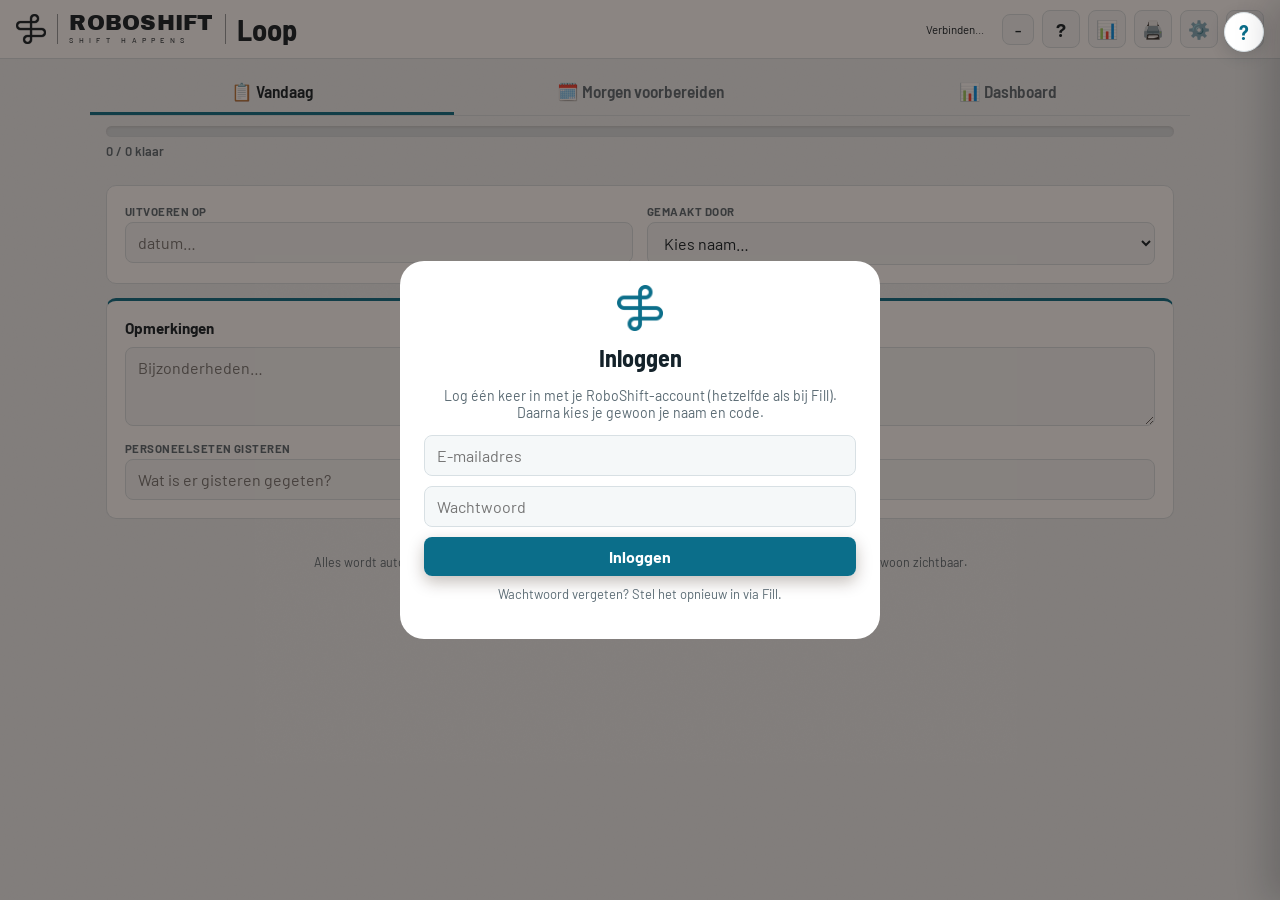
<file: index.html>
<!DOCTYPE html>
<html lang="nl">
<head>
<meta charset="UTF-8" />
<meta name="viewport" content="width=device-width, initial-scale=1, viewport-fit=cover, maximum-scale=1" />
<title>RoboShift Loop – Eetcafé de Kwikkel</title>
<meta name="theme-color" content="#2E1065" />
<meta name="description" content="RoboShift Loop – digitale mise-en-place lijst" />
<link rel="manifest" href="manifest.json" />
<link rel="icon" href="icons/favicon-32.png" />
<link rel="apple-touch-icon" href="icons/apple-touch-icon.png" />
<link rel="preconnect" href="https://fonts.googleapis.com">
<link rel="preconnect" href="https://fonts.gstatic.com" crossorigin>
<link rel="stylesheet" href="https://fonts.googleapis.com/css2?family=Archivo+Black&family=Barlow:wght@400;500;600;700&family=Barlow+Semi+Condensed:wght@500;600;700;800&display=swap">
<link rel="stylesheet" href="style.css?v=6" />
<script>
  // Donker/licht-thema zo vroeg mogelijk toepassen (vóór het eerste
  // schilderen) zodat de pagina niet even kort in het verkeerde thema
  // opflikkert. Bewust géén automatische prefers-color-scheme-koppeling:
  // de keuze moet een expliciete, onthouden schakelaar per toestel zijn
  // (zie switchTheme() in app.js), niet een aanname op basis van het OS.
  (function () {
    try {
      var saved = localStorage.getItem("mepTheme");
      if (saved === "dark" || saved === "light") {
        document.documentElement.setAttribute("data-theme", saved);
      }
    } catch (e) { /* privénavigatie o.i.d. — dan gewoon standaard (licht) tonen */ }
  })();
</script>
</head>
<body>

<!-- ===== Decoratieve "Loop"-achtergrond: gedimde LOOP-letters + zwevende
     gloeden, puur visueel (geen invloed op app-logica) — zie style.css ===== -->
<div class="loop-bg-layer" aria-hidden="true">
  <div class="loop-orb loop-orb-a"></div>
  <div class="loop-orb loop-orb-b"></div>
  <div class="loop-orb loop-orb-c"></div>
  <div class="loop-bg-mark"><span>LOOP</span></div>
  <div class="loop-grain"></div>
</div>

<div id="app">

  <!-- ===== Toestel nog niet goedgekeurd — gaat altijd vóór de naamkeuze ===== -->
  <!-- ===== Eenmalig inloggen (zelfde account als Fill) ===== -->
  <div id="loginGate" class="modal-overlay login-gate-overlay hidden">
    <div class="modal name-modal">
      <span class="rs-modal-icon" aria-hidden="true"></span>
      <h2>Inloggen</h2>
      <p class="muted">Log één keer in met je RoboShift-account (hetzelfde als bij Fill). Daarna kies je gewoon je naam en code.</p>
      <form id="loginGateForm" class="login-gate-form">
        <input id="loginGateEmail" type="email" placeholder="E-mailadres" autocomplete="username" required />
        <input id="loginGatePassword" type="password" placeholder="Wachtwoord" autocomplete="current-password" required />
        <button type="submit" class="btn btn-primary" id="loginGateBtn">Inloggen</button>
      </form>
      <p id="loginGateError" class="code-error hidden"></p>
      <p class="muted login-gate-hint">Wachtwoord vergeten? Stel het opnieuw in via Fill.</p>
    </div>
  </div>

  <div id="deviceGate" class="modal-overlay device-gate-overlay hidden">
    <div class="modal name-modal">
      <span class="rs-modal-icon" aria-hidden="true"></span>
      <h2>Dit toestel is nog niet goedgekeurd</h2>
      <p class="muted">Loop werkt alleen op goedgekeurde toestellen. Vraag een beheerder om een goedkeuringscode voor dit toestel.</p>
      <form id="deviceGateForm" class="inline-form device-gate-form">
        <input id="deviceGateCode" type="text" placeholder="Goedkeuringscode…" autocomplete="off" maxlength="8" />
        <input id="deviceGateLabel" type="text" placeholder="Naam voor dit toestel (optioneel)…" autocomplete="off" />
        <button type="submit" class="btn btn-primary">Activeren</button>
      </form>
      <p id="deviceGateError" class="code-error hidden"></p>
      <button type="button" id="deviceGateBootstrap" class="link-btn">Ben jij Joris? Log in met je naam</button>
      <form id="deviceGateBootstrapForm" class="inline-form hidden">
        <input id="deviceGateBootstrapInput" type="text" placeholder="Je naam…" autocomplete="off" />
        <button type="submit" class="btn btn-secondary">Doorgaan</button>
      </form>
    </div>
  </div>

  <!-- ===== Naam kiezen + toegangscode (eerste keer op dit toestel) ===== -->
  <div id="namePrompt" class="modal-overlay hidden">
    <div class="modal name-modal">
      <span class="rs-modal-icon" aria-hidden="true"></span>
      <div id="nameStep">
        <h2>Wie ben jij?</h2>
        <p class="muted">Kies je naam, zodat we weten wie wat heeft klaargezet. Dit onthouden we op dit toestel.</p>
        <div id="nameList" class="name-list"></div>
        <form id="newNameForm" class="inline-form">
          <input id="newNameInput" type="text" placeholder="Nieuwe naam toevoegen…" autocomplete="off" />
          <button type="submit" class="btn btn-primary">Toevoegen</button>
        </form>
      </div>
      <div id="codeStep" class="hidden">
        <h2>Toegangscode</h2>
        <p class="muted">Hoi <strong id="codeStepName"></strong>! Voer je persoonlijke toegangscode in.</p>
        <form id="codeForm" class="inline-form">
          <input id="codeInput" type="password" inputmode="numeric" placeholder="Code…" autocomplete="off" />
          <button type="submit" class="btn btn-primary">Ontgrendelen</button>
        </form>
        <p id="codeError" class="code-error hidden"></p>
        <button type="button" id="codeBack" class="link-btn">← Andere naam kiezen</button>
      </div>
    </div>
  </div>

  <!-- ===== Rapportage: wie deed wat, per week ===== -->
  <div id="reportModal" class="modal-overlay hidden">
    <div class="modal report-modal">
      <div class="modal-head">
        <h2>Rapportage</h2>
        <button class="btn-icon" id="closeReport" aria-label="Sluiten">✕</button>
      </div>
      <p class="muted">Wie heeft wanneer wat afgevinkt — zo zie je in één oogopslag hoe de week verdeeld was.</p>
      <div class="report-nav">
        <button id="reportPrevWeek" class="btn btn-secondary" type="button" aria-label="Vorige week">◀</button>
        <div id="reportWeekLabel" class="report-week-label">–</div>
        <button id="reportNextWeek" class="btn btn-secondary" type="button" aria-label="Volgende week">▶</button>
        <button id="reportThisWeek" class="btn btn-secondary" type="button">Deze week</button>
      </div>
      <div id="reportTableWrap" class="report-table-wrap"></div>
    </div>
  </div>

  <!-- ===== Vooruit plannen: iets alvast inplannen voor een toekomstige datum ===== -->
  <div id="planningModal" class="modal-overlay hidden">
    <div class="modal planning-modal">
      <div class="modal-head">
        <h2>📅 Vooruit plannen</h2>
        <button class="btn-icon" id="closePlanning" aria-label="Sluiten">✕</button>
      </div>
      <p class="muted">Voor <strong id="planningItemName"></strong> — kies een datum en eventueel een korte notitie. Dit verschijnt meteen als melding onder dit item op de lijst van vandaag (rustig goud, zodat je het alvast kan oppakken als er tijd en ingrediënten voor zijn) én bij "Vooruit gepland" op het dashboard. Zodra de datum echt is aangebroken, springt de melding er dringender (rood) uit — tot je het afrondt of verwijdert.</p>
      <form id="planningForm" class="inline-form planning-form">
        <input id="planningDateInput" type="date" required />
        <input id="planningNoteInput" type="text" placeholder="Notitie (optioneel)…" autocomplete="off" />
        <button type="submit" class="btn btn-primary">+ Inplannen</button>
      </form>
      <div id="planningExistingList" class="planning-existing-list"></div>
    </div>
  </div>

  <!-- ===== Instructiekaartje: uitleg + eventueel een foto per product, alleen
       ter inzage (bewerken gebeurt in het beheerscherm) ===== -->
  <div id="instructionModal" class="modal-overlay hidden">
    <div class="modal instruction-modal">
      <div class="modal-head">
        <h2 id="instructionItemName">Instructie</h2>
        <button class="btn-icon" id="closeInstruction" aria-label="Sluiten">✕</button>
      </div>
      <img id="instructionPhoto" class="instruction-photo hidden" alt="" />
      <p id="instructionText" class="instruction-text"></p>
    </div>
  </div>

  <!-- ===== Beheerscherm ===== -->
  <div id="adminModal" class="modal-overlay hidden">
    <div class="modal admin-modal">
      <div class="modal-head">
        <h2>Lijst beheren</h2>
        <button class="btn-icon" id="closeAdmin" aria-label="Sluiten">✕</button>
      </div>

      <section class="admin-section" id="zaakAdminSection">
      <h3>Zaak</h3>
      <p id="zaakAdminNote" class="muted admin-note hidden">Alleen een beheerder kan de instellingen van de zaak aanpassen.</p>
      <form id="zaakSettingsForm" class="zaak-form hidden">
        <label class="zaak-field"><span>Naam van de zaak</span><input id="zaakNaamInput" type="text" placeholder="Bijv. Eetcafé de Kwikkel" autocomplete="off" /></label>
        <label class="zaak-field"><span>Rood markeren en melden als een taak zoveel dagen is blijven liggen</span><input id="zaakDagenInput" type="number" min="1" max="14" step="1" inputmode="numeric" /></label>
        <label class="zaak-field"><span>Automatisch uitloggen na zoveel minuten zonder gebruik (0 = nooit)</span><input id="zaakUitlogInput" type="number" min="0" max="480" step="1" inputmode="numeric" /></label>
        <label class="admin-toggle"><input id="zaakOpmInput" type="checkbox" /> Veld ‘Opmerkingen’ tonen</label>
        <label class="admin-toggle"><input id="zaakPeInput" type="checkbox" /> Veld ‘Personeelseten gisteren’ tonen</label>
        <div><button type="submit" class="btn btn-secondary">Opslaan</button></div>
      </form>
    </section>

    <section class="admin-section">
        <h3>Team</h3>
        <p id="teamAdminNote" class="muted admin-note hidden">Alleen een beheerder kan hier teamleden en toegangscodes beheren.</p>
        <div id="teamManageList" class="chip-list"></div>
        <form id="addTeamForm" class="inline-form hidden">
          <input id="addTeamInput" type="text" placeholder="Naam teamlid…" autocomplete="off" />
          <button type="submit" class="btn btn-secondary">+ Toevoegen</button>
        </form>
      </section>

      <section class="admin-section">
        <h3>Apparaten</h3>
        <p id="deviceAdminNote" class="muted admin-note hidden">Alleen een beheerder kan hier toestellen goedkeuren of intrekken.</p>
        <div id="deviceAdminFields" class="hidden">
          <p class="muted admin-note">Zet de app op slot voor onbekende toestellen: genereer een code en geef die door aan iemand op een nieuw toestel (bv. een extra telefoon). Zonder goedgekeurd toestel + code kan de lijst daar niet geopend worden — je eigen toestel hier wordt automatisch goedgekeurd.</p>
          <div id="deviceCodeBox" class="device-code-box"></div>
          <div id="deviceApprovedList" class="chip-list"></div>
          <p id="deviceEmptyNote" class="muted admin-note hidden">Nog geen andere toestellen goedgekeurd. Zodra je hierboven een code genereert en iemand die op een nieuw toestel invoert, verschijnt het hier.</p>
        </div>
      </section>

      <section class="admin-section">
        <h3>WhatsApp-melding bij lang blijven liggen</h3>
        <p id="whatsappAdminNote" class="muted admin-note hidden">Alleen een beheerder kan dit instellen.</p>
        <div id="whatsappAdminFields" class="hidden">
          <p class="muted admin-note">Stuurt automatisch een WhatsApp-appje zodra iets het ingestelde aantal dagen op rij (zie Zaak) blijft liggen (hoogstens één keer per dag per product) — als extra kanaal naast (of in plaats van) Telegram hieronder. Werkt via de gratis dienst <strong>CallMeBot</strong>: stuur "I allow callmebot to send me messages" naar <strong>+34 684 734 044</strong> in WhatsApp (check bij twijfel callmebot.com voor het actuele nummer) — je krijgt dan een apikey terug per WhatsApp. Let op: CallMeBot geeft geen bevestiging terug of een bericht ook echt is aangekomen, en kan af en toe zonder waarschuwing stoppen.</p>
          <form id="whatsappSettingsForm" class="inline-form alert-settings-form">
            <input id="whatsappPhoneInput" type="text" placeholder="Telefoonnummer (bv. 31612345678)" autocomplete="off" />
            <input id="whatsappApikeyInput" type="text" placeholder="Apikey van CallMeBot" autocomplete="off" />
            <label class="admin-toggle"><input id="whatsappEnabledInput" type="checkbox" /> Aan</label>
            <button type="submit" class="btn btn-secondary">Opslaan</button>
            <button type="button" id="whatsappTestBtn" class="btn btn-secondary">Test versturen</button>
          </form>
        </div>
      </section>

      <section class="admin-section">
        <h3>Telegram-melding bij lang blijven liggen</h3>
        <p id="telegramAdminNote" class="muted admin-note hidden">Alleen een beheerder kan dit instellen.</p>
        <div id="telegramAdminFields" class="hidden">
          <p class="muted admin-note">Stuurt automatisch een Telegram-berichtje zodra iets het ingestelde aantal dagen op rij (zie Zaak) blijft liggen (hoogstens één keer per dag per product) — kan gewoon naast WhatsApp hierboven aanstaan; geeft (anders dan CallMeBot) wel een echte foutmelding terug als er iets misgaat. Werkt via een eigen, gratis <strong>Telegram-bot</strong>: app in Telegram met <strong>@BotFather</strong>, stuur "/newbot" en volg de stappen — je krijgt dan een bot-token terug. Stuur daarna zelf een bericht naar je nieuwe bot, zodat je chat-ID kan worden opgezocht (bv. via <code>api.telegram.org/bot&lt;token&gt;/getUpdates</code>). Vul beide hieronder in.</p>
          <form id="telegramSettingsForm" class="inline-form alert-settings-form">
            <input id="telegramBotTokenInput" type="text" placeholder="Bot-token van @BotFather" autocomplete="off" />
            <input id="telegramChatIdInput" type="text" placeholder="Chat-ID" autocomplete="off" />
            <label class="admin-toggle"><input id="telegramEnabledInput" type="checkbox" /> Aan</label>
            <button type="submit" class="btn btn-secondary">Opslaan</button>
            <button type="button" id="telegramTestBtn" class="btn btn-secondary">Test versturen</button>
          </form>
        </div>
      </section>

      <section class="admin-section">
        <h3>Categorie toevoegen</h3>
        <p id="catAdminNote" class="muted admin-note hidden">Alleen beheerders kunnen hier categorieën en producten aanpassen.</p>
        <form id="addCategoryForm" class="inline-form hidden">
          <input id="addCategoryInput" type="text" placeholder="Naam nieuwe categorie…" autocomplete="off" />
          <button type="submit" class="btn btn-secondary">+ Toevoegen</button>
        </form>
      </section>

      <section class="admin-section">
        <h3>Producten per categorie</h3>
        <div id="adminCategories"></div>
      </section>
    </div>
  </div>

  <!-- ===== Topbalk ===== -->
  <header class="topbar">
    <div class="topbar-left"><div class="rs-brand"><span class="rs-lockup" role="img" aria-label="RoboShift Loop"><span class="rs-icon"></span><span class="rs-sep"></span><span class="rs-wm"><b>ROBOSHIFT</b><small>SHIFT HAPPENS</small></span><span class="rs-sep"></span><span class="rs-prod">Loop</span></span><span class="rs-venue rs-zaak-naam" hidden></span></div></div>
    <div class="topbar-right">
      <span id="syncPill" class="pill pill-muted">Verbinden…</span>
      <button id="userBadge" class="user-badge">–</button>
      <button id="openReport" class="btn-icon" title="Rapportage: wie deed wat" aria-label="Rapportage">📊</button>
      <button id="printList" class="btn-icon" title="Lijst printen (voor op papier invullen)" aria-label="Printen">🖨️</button>
      <button id="openAdmin" class="btn-icon" title="Lijst beheren" aria-label="Lijst beheren">⚙️</button>
      <button id="themeToggle" class="btn-icon" title="Donkere weergave aan" aria-label="Donkere weergave aan">🌙</button>
    </div>
  </header>

  <!-- ===== Tabbladen: vandaag uitvoeren vs. morgen voorbereiden ===== -->
  <div class="tab-bar" role="tablist">
    <button id="tabToday" class="tab-btn active" type="button" role="tab" aria-selected="true">📋 Vandaag</button>
    <button id="tabTomorrow" class="tab-btn" type="button" role="tab" aria-selected="false">🗓️ Morgen voorbereiden</button>
    <button id="tabDashboard" class="tab-btn" type="button" role="tab" aria-selected="false">📊 Dashboard</button>
  </div>

  <!-- ===== Voortgang ===== -->
  <div class="progress-wrap">
    <div class="progress-bar"><div id="progressFill" class="progress-fill"></div></div>
    <div id="progressLabel" class="progress-label">0 / 0 klaar</div>
  </div>

  <main class="content">

    <!-- Alleen zichtbaar bij het printen -->
    <div id="printHeader" class="print-header">
      
      <div>
        <h1 class="rs-print"><span class="rs-lockup" role="img" aria-label="RoboShift Loop"><span class="rs-icon"></span><span class="rs-sep"></span><span class="rs-wm"><b>ROBOSHIFT</b><small>SHIFT HAPPENS</small></span><span class="rs-sep"></span><span class="rs-prod">Loop</span></span></h1>
        <div class="rs-zaak-naam"></div>
      </div>
    </div>

    <!-- ===== Infokaart ===== -->
    <section class="card info-card">
      <div class="info-field">
        <label>Uitvoeren op</label>
        <input id="workDateLabel" type="text" placeholder="datum…" />
      </div>
      <div class="info-field">
        <label>Gemaakt door</label>
        <select id="gemaaktDoor"><option value="">Kies naam…</option></select>
      </div>
    </section>

    <!-- ===== Opmerkingen: bewust bovenaan, direct onder de infokaart, zodat
         dit nooit wordt gemist of pas na scrollen wordt opgemerkt. ===== -->
    <section class="card remarks-card">
      <h3>Opmerkingen</h3>
      <textarea id="opmerkingen" rows="3" placeholder="Bijzonderheden…"></textarea>
      <div id="personeelsetenGisterenField">
        <label id="personeelsetenGisterenLabel" class="field-label">Personeelseten gisteren</label>
        <input id="personeelsetenGisteren" type="text" placeholder="Wat is er gisteren gegeten?" />
      </div>
    </section>

    <!-- ===== Akkoord: lijst voor morgen goedkeuren (alleen op dat tabblad) ===== -->
    <section id="approvalBanner" class="card approval-banner hidden">
      <div id="approvalStatus" class="approval-status">Nog niet goedgekeurd.</div>
      <button id="approveBtn" type="button" class="btn btn-primary">✅ Lijst is klaar voor morgen</button>
    </section>

    <!-- ===== Filter: alleen wat vandaag nog moet gebeuren, of de hele lijst ===== -->
    <section id="todayFilterBar" class="today-filter-bar hidden">
      <div class="today-filter-toggle" role="tablist" aria-label="Weergave">
        <button id="filterActiveBtn" type="button" class="today-filter-btn" role="tab">Alleen vandaag</button>
        <button id="filterAllBtn" type="button" class="today-filter-btn" role="tab">Hele lijst</button>
      </div>
      <p class="today-filter-hint muted">Toont standaard alleen wat er vandaag echt gemaakt moet worden. Kies "Hele lijst" om te bladeren en iets toe te voegen dat je vergeten was.</p>
    </section>

    <!-- ===== Categorieën ===== -->
    <section id="categoryGrid" class="category-grid"></section>

    <!-- ===== Dashboard: overzicht voor iedereen ===== -->
    <section id="dashboardView" class="dashboard-view">
      <div id="dashViewToggle" class="dash-view-toggle" role="tablist" aria-label="Dashboard-weergave">
        <button id="dashViewDayBtn" type="button" class="dash-view-btn" role="tab">📅 Vandaag</button>
        <button id="dashViewMonthBtn" type="button" class="dash-view-btn" role="tab">🗓️ Deze maand</button>
      </div>

      <div id="dashDayView">
        <div id="dashKpis" class="dash-kpi-grid"></div>
        <div id="dashStaleCard" class="card dash-card dash-card-stale hidden">
          <h3>🚨 Blijft liggen</h3>
          <p class="muted">Deze items staan al 2 nachten op rij open — waarschijnlijk steeds vergeten, dus verdienen ze nu even voorrang.</p>
          <div id="dashStaleList" class="dash-stale-list"></div>
        </div>
        <div id="dashPlanningCard" class="card dash-card dash-card-planning hidden">
          <h3>📅 Vooruit gepland</h3>
          <p class="muted">Alvast ingepland voor een komende datum — blijft hier staan tot de datum is geweest en iemand het afrondt.</p>
          <div id="dashPlanningList" class="dash-plan-list"></div>
        </div>
        <div class="card dash-card">
          <h3>Voortgang per categorie · vandaag</h3>
          <div id="dashCatBars" class="dash-bars"></div>
        </div>
        <div class="card dash-card">
          <h3>Wie heeft wat gedaan · vandaag</h3>
          <div id="dashPeopleBars" class="dash-bars"></div>
        </div>
        <div class="card dash-card">
          <h3>Afgeronde items · laatste 7 dagen</h3>
          <div id="dashTrendChart" class="dash-trend"></div>
        </div>
      </div>

      <div id="dashMonthView" class="hidden">
        <div id="dashMonthKpis" class="dash-kpi-grid"></div>
        <div class="card dash-card">
          <h3>Voortgang per categorie · deze maand</h3>
          <div id="dashMonthCatBars" class="dash-bars"></div>
        </div>
        <div class="card dash-card">
          <h3>Wie heeft wat gedaan · deze maand</h3>
          <div id="dashMonthPeopleBars" class="dash-bars"></div>
        </div>
        <div class="card dash-card">
          <h3 id="dashMonthTrendTitle">Afgeronde items · deze maand</h3>
          <div id="dashMonthTrendChart" class="dash-trend dash-trend-month"></div>
        </div>
      </div>
    </section>

    <p class="footer-note">Alles wordt automatisch opgeslagen. De lijst ververst zichzelf elke nacht — wat nog open staat blijft gewoon zichtbaar.</p>
  </main>
</div>

<div id="toast" class="toast hidden"></div>

<script src="firebase-config.js?v=6"></script>
<script src="supabase.js"></script>
<script src="supabase-config.js?v=6"></script>
<script src="data.js?v=6"></script>
<script type="module" src="app.js?v=6"></script>
<script src="loop-fx.js?v=6"></script>
<script src="handleiding-inhoud.js?v=6"></script>
<script src="handleiding.js?v=6"></script>
<!-- Cloudflare Web Analytics --><script type='module' src='https://static.cloudflareinsights.com/beacon.min.js' data-cf-beacon='{"token": "715335a2930c4f32b1aeabea4f5f9715"}'></script><!-- End Cloudflare Web Analytics -->
</body>
</html>
</file>
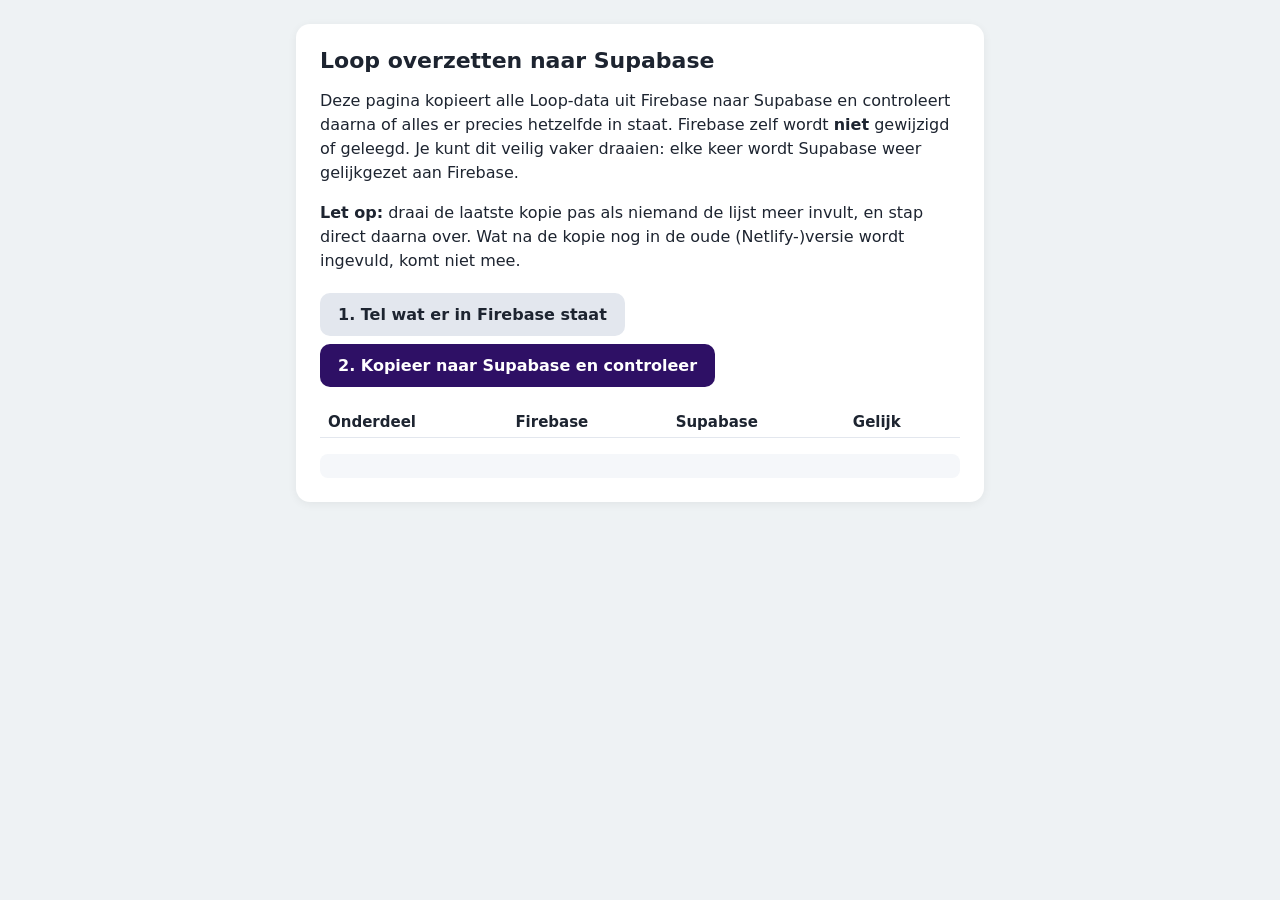
<file: migreer.html>
<!DOCTYPE html>
<html lang="nl">
<head>
<meta charset="UTF-8" />
<meta name="viewport" content="width=device-width, initial-scale=1" />
<meta name="robots" content="noindex" />
<title>Loop overzetten naar Supabase</title>
<style>
  body { font-family: system-ui, sans-serif; background: #eef2f4; color: #1d2430; margin: 0; padding: 24px 16px; }
  main { max-width: 640px; margin: 0 auto; background: #fff; border-radius: 14px; padding: 24px; box-shadow: 0 2px 10px rgba(0,0,0,.06); }
  h1 { margin: 0 0 8px; font-size: 22px; }
  p { line-height: 1.5; }
  button { font: inherit; font-weight: 600; padding: 12px 18px; border-radius: 10px; border: 0; background: #2E1065; color: #fff; cursor: pointer; margin: 4px 8px 4px 0; }
  button.sec { background: #e3e7ee; color: #1d2430; }
  button:disabled { opacity: .5; cursor: default; }
  table { width: 100%; border-collapse: collapse; margin: 16px 0; font-size: 15px; }
  th, td { text-align: left; padding: 6px 8px; border-bottom: 1px solid #e3e7ee; }
  td.n { text-align: right; font-variant-numeric: tabular-nums; }
  .ok { color: #137333; font-weight: 700; }
  .bad { color: #b3261e; font-weight: 700; }
  #log { white-space: pre-wrap; font-family: ui-monospace, monospace; font-size: 13px; background: #f5f7fa; border-radius: 8px; padding: 12px; max-height: 260px; overflow: auto; }
</style>
</head>
<body>
<main>
  <h1>Loop overzetten naar Supabase</h1>
  <p>Deze pagina kopieert alle Loop-data uit Firebase naar Supabase en controleert daarna of alles er precies hetzelfde in staat. Firebase zelf wordt <b>niet</b> gewijzigd of geleegd. Je kunt dit veilig vaker draaien: elke keer wordt Supabase weer gelijkgezet aan Firebase.</p>
  <p><b>Let op:</b> draai de laatste kopie pas als niemand de lijst meer invult, en stap direct daarna over. Wat na de kopie nog in de oude (Netlify-)versie wordt ingevuld, komt niet mee.</p>
  <button id="btnCount" class="sec">1. Tel wat er in Firebase staat</button>
  <button id="btnCopy">2. Kopieer naar Supabase en controleer</button>
  <table id="tbl"><thead><tr><th>Onderdeel</th><th>Firebase</th><th>Supabase</th><th>Gelijk</th></tr></thead><tbody></tbody></table>
  <div id="status"></div>
  <div id="log"></div>
</main>
<script src="firebase-config.js"></script>
<script src="supabase.js"></script>
<script src="supabase-config.js"></script>
<script type="module">
const COLLECTIONS = ["dayStates", "menuItems", "categories", "planning", "team", "settings", "dayState"];
const LABEL = { dayStates: "Dagen (lijsten)", menuItems: "Producten", categories: "Categorieën", planning: "Vooruit gepland", team: "Team, codes, toestellen", settings: "Instellingen", dayState: "Oude lijst (legacy)" };
const logEl = document.getElementById("log");
const log = (m) => { logEl.textContent += m + "\n"; logEl.scrollTop = logEl.scrollHeight; };
const statusEl = document.getElementById("status");
const tbody = document.querySelector("#tbl tbody");

// Firestore-typen (Timestamp e.d.) omzetten naar gewone JSON.
function plain(v) {
  if (v === null || v === undefined) return v ?? null;
  if (Array.isArray(v)) return v.map(plain);
  if (typeof v === "object") {
    if (typeof v.toMillis === "function") return v.toMillis();
    if (typeof v.latitude === "number" && typeof v.longitude === "number" && Object.keys(v).length === 2) return { lat: v.latitude, lng: v.longitude };
    const o = {};
    for (const [k, x] of Object.entries(v)) if (x !== undefined) o[k] = plain(x);
    return o;
  }
  return v;
}
// Sleutelvolgorde maakt niet uit bij vergelijken (jsonb sorteert zelf).
function canon(v) {
  if (Array.isArray(v)) return v.map(canon);
  if (v && typeof v === "object") return Object.fromEntries(Object.keys(v).sort().map((k) => [k, canon(v[k])]));
  return v;
}
const same = (a, b) => JSON.stringify(canon(a)) === JSON.stringify(canon(b));

let fb = null;
async function firebase() {
  if (fb) return fb;
  const [{ initializeApp }, authMod, fsMod] = await Promise.all([
    import("https://www.gstatic.com/firebasejs/10.12.2/firebase-app.js"),
    import("https://www.gstatic.com/firebasejs/10.12.2/firebase-auth.js"),
    import("https://www.gstatic.com/firebasejs/10.12.2/firebase-firestore.js"),
  ]);
  const app = initializeApp(window.FIREBASE_CONFIG, "migreer");
  await authMod.signInAnonymously(authMod.getAuth(app));
  fb = { db: fsMod.getFirestore(app), ...fsMod };
  return fb;
}
async function readFirebase() {
  const { db, collection, getDocs } = await firebase();
  const out = {};
  for (const c of COLLECTIONS) {
    const snap = await getDocs(collection(db, c));
    out[c] = snap.docs.map((d) => ({ id: d.id, data: plain(d.data()) }));
    log(`Firebase ${c}: ${out[c].length}`);
  }
  return out;
}
const sb = window.supabase.createClient(window.SUPABASE_CONFIG.url, window.SUPABASE_CONFIG.key, { auth: { persistSession: false } });
async function readSupabase() {
  const all = [];
  for (let from = 0; ; from += 1000) {
    const { data, error } = await sb.from("loop_docs").select("collection,id,data").order("collection").order("id").range(from, from + 999);
    if (error) throw error;
    all.push(...data);
    if (data.length < 1000) break;
  }
  return all;
}
function render(fbData, sbRows) {
  tbody.innerHTML = "";
  let allOk = true;
  for (const c of COLLECTIONS) {
    const f = fbData[c] || [];
    const s = sbRows ? sbRows.filter((r) => r.collection === c) : null;
    let ok = null;
    if (s) {
      const m = new Map(s.map((r) => [r.id, r.data]));
      ok = f.length === s.length && f.every((d) => m.has(d.id) && same(d.data, m.get(d.id)));
      if (!ok) allOk = false;
    }
    const tr = document.createElement("tr");
    tr.innerHTML = `<td>${LABEL[c]}</td><td class="n">${f.length}</td><td class="n">${s ? s.length : "–"}</td><td>${ok === null ? "" : ok ? '<span class="ok">✓</span>' : '<span class="bad">✗</span>'}</td>`;
    tbody.appendChild(tr);
  }
  return allOk;
}
const btns = [...document.querySelectorAll("button")];
const busy = (b) => btns.forEach((x) => (x.disabled = b));

document.getElementById("btnCount").onclick = async () => {
  busy(true); statusEl.textContent = "Bezig met tellen…";
  try { render(await readFirebase(), null); statusEl.textContent = "Geteld. Nog niets gekopieerd."; }
  catch (e) { statusEl.innerHTML = `<span class="bad">Fout: ${e.message}</span>`; log(String(e.stack || e)); }
  busy(false);
};
document.getElementById("btnCopy").onclick = async () => {
  busy(true); statusEl.textContent = "Bezig met kopiëren…";
  try {
    const fbData = await readFirebase();
    const rows = [];
    for (const c of COLLECTIONS) for (const d of fbData[c]) rows.push({ collection: c, id: d.id, data: d.data });
    for (let i = 0; i < rows.length; i += 200) {
      const { error } = await sb.from("loop_docs").upsert(rows.slice(i, i + 200));
      if (error) throw error;
    }
    log(`${rows.length} documenten naar Supabase geschreven.`);
    // Wat in Supabase staat maar niet (meer) in Firebase, weghalen, zodat
    // Supabase na afloop precies gelijk is (bv. na een eerdere proefkopie).
    const keep = new Set(rows.map((r) => r.collection + "/" + r.id));
    const extra = (await readSupabase()).filter((r) => !keep.has(r.collection + "/" + r.id));
    for (const r of extra) {
      const { error } = await sb.from("loop_docs").delete().eq("collection", r.collection).eq("id", r.id);
      if (error) throw error;
    }
    if (extra.length) log(`${extra.length} oude documenten uit Supabase verwijderd.`);
    const ok = render(fbData, await readSupabase());
    statusEl.innerHTML = ok
      ? '<p class="ok">Klaar: alles staat in Supabase en is gecontroleerd. Je kunt overstappen.</p>'
      : '<p class="bad">Niet alles komt overeen. Niet overstappen; stuur de tekst hieronder door.</p>';
  } catch (e) { statusEl.innerHTML = `<span class="bad">Fout: ${e.message}</span>`; log(String(e.stack || e)); }
  busy(false);
};
</script>
</body>
</html>
</file>
<file: style.css>
:root {
  /* "Loop"-huisstijl: paars accent + glazen, licht-getinte kaarten op een
     zachte lavendel-achtergrond. Zelfde variabelenamen als voorheen (zodat de
     rest van dit bestand ongewijzigd blijft werken) — alleen de waarden zijn
     vervangen door de nieuwe merkkleuren. */
  --brand: #4C1D95;        /* diep paars — primair */
  --brand-dark: #2E1065;   /* donkerder paars, voor gradients/hover */
  --brand-light: #7C3AED;  /* helder paars */
  --gold: #7C3AED;         /* accentkleur (huisstijl) */
  --gold-dark: #5B21B6;    /* donkerder paars, voor tekst op lichte vlakken */
  --accent: #7C3AED;       /* levendig paars — de "flitsende" accentkleur */
  --accent-2: #A78BFA;     /* lichter lila, tweede accent voor gradients */
  --olive: #5B21B6;        /* tweede accentkleur */
  --olive-light: #7C3AED;
  --brand-soft: #8B5CF6;   /* gebruikt voor randen/focus */
  --brand-grad: linear-gradient(135deg, #6D28D9 0%, #2E1065 100%);
  --accent-grad: linear-gradient(135deg, #C4B5FD 0%, #8B5CF6 55%, #7C3AED 100%);
  --bg: #F5F2FC;
  --bg-grad: radial-gradient(circle at 15% 0%, #FBFAFF 0%, #F1ECFC 55%, #E9E1F9 100%);
  --card-bg: rgba(255, 255, 255, 0.62);
  --row-alt: rgba(124, 58, 237, 0.05);
  --row-base: rgba(255, 255, 255, 0.5);
  --ink: #221933;
  --muted: #7A6F94;
  --border: rgba(124, 58, 237, 0.14);
  --good: #16A34A;
  --good-grad: linear-gradient(135deg, #34D399 0%, #059669 100%);
  --good-bg: rgba(16, 185, 129, 0.10);
  --warn: #D97706;
  --warn-bg: rgba(217, 119, 6, 0.10);
  --danger: #E11D48;
  --danger-bg: rgba(225, 29, 72, 0.08);
  --todo: #2563EB;         /* helder blauw — komt nergens anders voor in de huisstijl,
                               dus "moet nog gemaakt worden" springt er echt uit */
  --todo-bg: rgba(37, 99, 235, 0.08);
  --todo-border: rgba(37, 99, 235, 0.35);
  --stale-bg: rgba(225, 29, 72, 0.10);      /* achtergrond van een item dat al 2+ nachten blijft liggen */
  --stale-bg-pulse: rgba(225, 29, 72, 0.18);
  --stale-border: rgba(225, 29, 72, 0.25);
  --radius: 22px;
  --radius-sm: 13px;
  --shadow-soft: 0 10px 28px rgba(76, 29, 149, 0.10);
  --shadow-lift: 0 16px 36px rgba(76, 29, 149, 0.18);
  --glass-blur: 18px;
  font-size: 16px;
  color-scheme: light;
}

/* ----------------------------------------------------------------------
   Donkere weergave — zelfde Kwikkel-huisstijl (bruin/mosterdgoud/amber),
   maar dan omgekeerd voor een donkere achtergrond. Wordt geactiveerd door
   data-theme="dark" op <html> (zie de kleine losse switchTheme()-functie in
   app.js) — nooit "gewoon" @media (prefers-color-scheme), want de keuze
   moet een bewuste, onthouden schakelaar zijn, geen automatische aanname.
   Alle kleurnamen blijven hetzelfde; alleen de waarden draaien om, zodat de
   rest van dit bestand (en alle var(--x)-verwijzingen erin) ongewijzigd
   blijft werken in beide standen.
   ---------------------------------------------------------------------- */
:root[data-theme="dark"] {
  /* Donkere weergave: dezelfde "Loop"-taal als het ontwerp-mockup — bijna
     zwarte achtergrond, glazen (vervaagde/doorschijnende) kaarten, paars
     accent, met de grote gedimde "LOOP"-letters + zwevende paarse gloeden op
     de achtergrond (zie .loop-bg-mark / .orb hieronder). */
  --brand: #C4B5FD;
  --brand-dark: #6D28D9;
  --brand-light: #DDD6FE;
  --gold: #A78BFA;
  --gold-dark: #C4B5FD;
  --accent: #7C3AED;
  --accent-2: #C4B5FD;
  --olive: #A78BFA;
  --olive-light: #DDD6FE;
  --brand-soft: #8B5CF6;
  --brand-grad: linear-gradient(135deg, #7C3AED 0%, #4C1D95 100%);
  --accent-grad: linear-gradient(135deg, #C4B5FD 0%, #8B5CF6 55%, #7C3AED 100%);
  --bg: #08090B;
  --bg-grad: radial-gradient(circle at 15% 0%, #120B1F 0%, #0B0710 55%, #08090B 100%);
  --card-bg: rgba(255, 255, 255, 0.045);
  --row-alt: rgba(255, 255, 255, 0.03);
  --row-base: rgba(255, 255, 255, 0.045);
  --ink: #F3F1EC;
  --muted: #A9A49C;
  --border: rgba(255, 255, 255, 0.10);
  --good: #34D399;
  --good-grad: linear-gradient(135deg, #34D399 0%, #22C55E 100%);
  --good-bg: rgba(52, 211, 153, 0.12);
  --warn: #FBBF24;
  --warn-bg: rgba(251, 191, 36, 0.12);
  --danger: #FB7185;
  --danger-bg: rgba(251, 113, 133, 0.12);
  --todo: #60A5FA;
  --todo-bg: rgba(96, 165, 250, 0.12);
  --todo-border: rgba(96, 165, 250, 0.35);
  --stale-bg: rgba(251, 113, 133, 0.12);
  --stale-bg-pulse: rgba(251, 113, 133, 0.22);
  --stale-border: rgba(251, 113, 133, 0.35);
  --shadow-soft: 0 20px 50px -18px rgba(0, 0, 0, 0.55);
  --shadow-lift: 0 28px 70px -18px rgba(0, 0, 0, 0.65);
  --glass-blur: 22px;
  /* Vertelt de browser dat ingebouwde formulierelementen (datumkiezer,
     keuzelijst-pijltjes, scrollbars, enz.) hun DONKERE systeemvariant mogen
     tekenen. Zonder dit blijven zulke onderdelen soms toch hun standaard
     lichte uiterlijk gebruiken — met (bijna) zwarte tekst op een wit vlak,
     ook al staat de rest van de pagina in donkere weergave. */
  color-scheme: dark;
}

* { box-sizing: border-box; }

html, body {
  margin: 0;
  padding: 0;
  min-height: 100%;
  background: var(--bg-grad) fixed;
  color: var(--ink);
  font-family: "Barlow", -apple-system, BlinkMacSystemFont, "Segoe UI", Roboto, "Helvetica Neue", Arial, sans-serif;
  -webkit-tap-highlight-color: transparent;
}

button, input, textarea, select {
  font-family: inherit;
  font-size: 1rem;
  /* Formuliervelden nemen de tekstkleur van de browser NIET automatisch over
     van hun omliggende element (dat is standaard browsergedrag) — zonder
     deze regel blijft de tekst dus altijd zwart, ook in donkere weergave,
     tenzij een specifiekere regel verderop al een eigen color: instelt
     (zoals bij een gekleurde knop). */
  color: inherit;
}

.hidden { display: none !important; }

/* ---------- "Loop"-achtergrond: gedimde LOOP-letters + zwevende gloeden ----------
   Vaste laag achter de hele app (zie #app { position: relative; z-index: 1 }
   verderop), zodat ze door de glazen kaarten heen subtiel zichtbaar blijven —
   puur decoratief, geen pointer-events, geen invloed op de app-logica. */
#app { position: relative; z-index: 1; }
.loop-bg-layer {
  position: fixed;
  inset: 0;
  z-index: 0;
  overflow: hidden;
  pointer-events: none;
}
.loop-bg-mark {
  position: absolute;
  inset: 0;
  display: flex;
  align-items: center;
  justify-content: center;
  overflow: hidden;
}
.loop-bg-mark span {
  font-family: "Barlow Semi Condensed", "Barlow", sans-serif;
  font-weight: 700;
  font-size: min(38vw, 480px);
  letter-spacing: -0.01em;
  color: var(--brand);
  opacity: 0.07;
  transform: skewX(-11deg);
  white-space: nowrap;
  user-select: none;
}
:root[data-theme="dark"] .loop-bg-mark span { color: var(--ink); opacity: 0.14; }
.loop-orb {
  position: absolute;
  border-radius: 50%;
  filter: blur(70px);
  opacity: 0.5;
}
.loop-orb-a { width: 520px; height: 520px; top: -220px; left: -160px; background: radial-gradient(circle, rgba(124,58,237,0.20), transparent 70%); animation: loop-float-a 22s ease-in-out infinite; }
.loop-orb-b { width: 440px; height: 440px; top: 8%; right: -200px; background: radial-gradient(circle, rgba(52,211,153,0.10), transparent 70%); animation: loop-float-b 26s ease-in-out infinite; }
.loop-orb-c { width: 400px; height: 400px; bottom: -220px; left: 34%; background: radial-gradient(circle, rgba(124,58,237,0.10), transparent 70%); animation: loop-float-a 30s ease-in-out infinite reverse; }
:root[data-theme="dark"] .loop-orb { opacity: 0.85; }
@keyframes loop-float-a { 0%, 100% { transform: translate(0,0) scale(1); } 50% { transform: translate(46px,-32px) scale(1.08); } }
@keyframes loop-float-b { 0%, 100% { transform: translate(0,0) scale(1); } 50% { transform: translate(-52px,28px) scale(1.05); } }
@media (prefers-reduced-motion: reduce) { .loop-orb { animation: none !important; } }

/* Fijne korrel over de hele achtergrond — zelfde subtiele "film grain" als in
   het ontwerp-mockup, geeft de vlakke gradients wat diepte. */
.loop-grain {
  position: absolute;
  inset: 0;
  opacity: 0.025;
  mix-blend-mode: overlay;
  background-image: url("data:image/svg+xml,%3Csvg xmlns='http://www.w3.org/2000/svg' width='120' height='120'%3E%3Cfilter id='n'%3E%3CfeTurbulence type='fractalNoise' baseFrequency='0.9' numOctaves='2' stitchTiles='stitch'/%3E%3C/filter%3E%3Crect width='100%25' height='100%25' filter='url(%23n)'/%3E%3C/svg%3E");
}

/* ---------- Kopjes in het merklettertype ---------- */
.brand-title, .cat-head, .modal h2, .section-title, .stat-num, .name-modal h2 {
  font-family: "Barlow Semi Condensed", "Barlow", sans-serif;
}

/* ---------- "Glazen" kaarten: doorschijnend + vervaagd, zodat de paarse
   achtergrondgloed en de LOOP-letters er zachtjes doorheen schemeren. ---------- */
.card, .cat-card, .modal, .dash-kpi, .today-filter-empty, .device-code-active {
  backdrop-filter: blur(var(--glass-blur));
  -webkit-backdrop-filter: blur(var(--glass-blur));
}

/* ---------- Topbar ---------- */
.topbar {
  position: sticky;
  top: 0;
  z-index: 20;
  display: flex;
  align-items: center;
  justify-content: space-between;
  gap: 12px;
  padding: 10px 16px;
  background: var(--brand-grad);
  color: #fff;
  box-shadow: 0 4px 20px rgba(20, 10, 4, 0.28);
  overflow: hidden;
  transition: box-shadow 0.35s ease;
}
.topbar.scrolled { box-shadow: 0 14px 32px -12px rgba(20, 10, 4, 0.45); }
.topbar::after {
  content: "";
  position: absolute;
  inset: 0;
  background: linear-gradient(120deg, rgba(255,255,255,0.16) 0%, rgba(255,255,255,0) 45%);
  pointer-events: none;
}
.topbar > * { position: relative; z-index: 1; }
.topbar-left { display: flex; align-items: center; gap: 10px; min-width: 0; flex: 1 1 auto; overflow: hidden; }
.brand-logo { width: 36px; height: 36px; border-radius: 8px; background: #fff; flex-shrink: 0; }
.robojobs-badge {
  height: 30px;
  padding: 6px 10px;
  background: #fff;
  border-radius: 8px;
  display: flex;
  align-items: center;
  box-shadow: 0 0 18px rgba(124, 58, 237, 0.35);
  flex-shrink: 0;
}
.robojobs-badge img { height: 16px; width: auto; display: block; }
.robojobs-badge .robojobs-icon-img { display: none; }

/* Op een telefoon rechtop (portrait) is er te weinig breedte voor het volledige
   logo met tekst — dan tonen we alleen het icoontje. Op een breder scherm of
   telefoon plat (landscape) blijft gewoon het hele logo staan. */
@media (max-width: 560px) and (orientation: portrait) {
  .robojobs-badge {
    height: 28px;
    width: 28px;
    padding: 4px;
    justify-content: center;
  }
  .robojobs-badge .robojobs-full-img { display: none; }
  .robojobs-badge .robojobs-icon-img { display: block; height: 20px; width: 20px; }
}
.brand-text { min-width: 0; overflow: hidden; }
.brand-title { font-weight: 800; font-size: 1.05rem; line-height: 1.1; white-space: nowrap; overflow: hidden; text-overflow: ellipsis; }
.brand-sub { font-size: 0.72rem; opacity: 0.85; white-space: nowrap; overflow: hidden; text-overflow: ellipsis; }
.topbar-right { display: flex; align-items: center; gap: 8px; flex-shrink: 0; }

.pill {
  font-size: 0.72rem;
  padding: 4px 10px;
  border-radius: 999px;
  background: rgba(255,255,255,0.18);
  white-space: nowrap;
  flex-shrink: 0;
}
.pill-live { background: rgba(120, 190, 100, 0.32); }
.pill-local { background: rgba(192, 159, 66, 0.38); }
.pill-muted { background: rgba(255,255,255,0.15); }

.user-badge {
  border: none;
  background: rgba(255,255,255,0.18);
  color: #fff;
  padding: 6px 12px;
  border-radius: 999px;
  font-weight: 600;
  font-size: 0.85rem;
  cursor: pointer;
  max-width: 120px;
  overflow: hidden;
  text-overflow: ellipsis;
  white-space: nowrap;
}
.btn-icon {
  border: none;
  background: rgba(255,255,255,0.18);
  color: #fff;
  width: 38px;
  height: 38px;
  border-radius: 999px;
  font-size: 1.1rem;
  cursor: pointer;
  display: flex;
  align-items: center;
  justify-content: center;
}
.admin-modal .btn-icon { background: var(--row-alt); color: var(--ink); }

/* ---------- Tabbladen: Vandaag / Morgen voorbereiden ---------- */
.tab-bar {
  display: flex;
  gap: 8px;
  max-width: 1100px;
  margin: 12px auto 0;
  padding: 0 16px;
}
.tab-btn {
  flex: 1;
  border: none;
  background: var(--card-bg);
  color: var(--muted);
  border: 1px solid var(--border);
  border-radius: 999px;
  padding: 10px 14px;
  font-weight: 800;
  font-size: 0.88rem;
  cursor: pointer;
  transition: transform 0.15s ease, box-shadow 0.15s ease, background 0.2s ease, color 0.2s ease;
}
.tab-btn:hover { transform: translateY(-1px); }
.tab-btn.active {
  background: var(--brand-grad);
  color: #fff;
  border-color: transparent;
  box-shadow: 0 6px 16px rgba(42, 20, 8, 0.28);
  position: relative;
  overflow: hidden;
}
.tab-btn.active::after {
  content: "";
  position: absolute;
  inset: 0;
  background: linear-gradient(100deg, transparent 30%, rgba(255,255,255,0.22) 50%, transparent 70%);
  background-size: 220% 100%;
  animation: loop-shimmer 3.6s ease-in-out infinite;
  pointer-events: none;
}
@keyframes loop-shimmer {
  0% { background-position: -220% 0; }
  100% { background-position: 220% 0; }
}
@media (prefers-reduced-motion: reduce) { .tab-btn.active::after { animation: none; } }

/* ---------- Akkoord-balk (morgen voorbereiden) ---------- */
.approval-banner {
  display: flex;
  align-items: center;
  justify-content: space-between;
  gap: 12px;
  flex-wrap: wrap;
  background: var(--warn-bg);
  border-color: var(--warn);
}
.approval-status { font-weight: 700; font-size: 0.88rem; color: var(--gold-dark); }
.approval-status-done { color: var(--good); }
.approval-banner .btn { flex-shrink: 0; }

/* ---------- Filter: "Alleen vandaag" vs "Hele lijst" (Vandaag-tabblad) ---------- */
.today-filter-bar {
  max-width: 1100px;
  margin: 14px auto 0;
  padding: 0 16px;
  display: flex;
  align-items: center;
  gap: 12px;
  flex-wrap: wrap;
}
.today-filter-toggle {
  display: inline-flex;
  background: var(--row-alt);
  border: 1px solid var(--border);
  border-radius: 999px;
  padding: 3px;
  gap: 2px;
  flex-shrink: 0;
}
.today-filter-btn {
  border: none;
  background: transparent;
  color: var(--muted);
  border-radius: 999px;
  padding: 7px 14px;
  font-weight: 700;
  font-size: 0.82rem;
  cursor: pointer;
  transition: background 0.2s ease, color 0.2s ease, box-shadow 0.2s ease;
}
.today-filter-btn.active {
  background: var(--brand-grad);
  color: #fff;
  box-shadow: 0 3px 10px rgba(42, 20, 8, 0.22);
}
.today-filter-hint {
  margin: 0;
  font-size: 0.78rem;
  flex: 1;
  min-width: 200px;
}
.today-filter-empty {
  max-width: 1100px;
  margin: 20px auto;
  padding: 28px 20px;
  text-align: center;
  color: var(--muted);
  font-size: 0.92rem;
  line-height: 1.6;
  background: var(--card-bg);
  border: 1px dashed var(--border);
  border-radius: var(--radius);
}

/* ---------- Progress ---------- */
.progress-wrap {
  padding: 10px 16px 4px;
  max-width: 1100px;
  margin: 0 auto;
}
.progress-bar {
  height: 11px;
  border-radius: 999px;
  background: var(--border);
  overflow: hidden;
  box-shadow: inset 0 1px 3px rgba(43,20,8,0.12);
}
.progress-fill {
  height: 100%;
  width: 0%;
  background: var(--accent-grad);
  box-shadow: 0 0 10px rgba(238, 154, 52, 0.55);
  transition: width 0.5s cubic-bezier(.4,1.4,.6,1);
}
.progress-label {
  margin-top: 6px;
  font-size: 0.8rem;
  color: var(--muted);
  font-weight: 600;
}

/* ---------- Layout ---------- */
.content {
  max-width: 1100px;
  margin: 0 auto;
  padding: 8px 16px 60px;
}

.card {
  background: var(--card-bg);
  border-radius: var(--radius);
  border: 1px solid var(--border);
  padding: 18px;
  margin: 14px 0;
  box-shadow: var(--shadow-soft);
}

.info-card {
  display: grid;
  grid-template-columns: 1fr 1fr;
  gap: 14px;
}
.info-field label, .field-label {
  display: block;
  font-size: 0.72rem;
  text-transform: uppercase;
  letter-spacing: 0.04em;
  color: var(--muted);
  font-weight: 700;
  margin-bottom: 4px;
}
.info-field input, .info-field select, .remarks-card input, .remarks-card textarea {
  width: 100%;
  border: 1px solid var(--border);
  border-radius: var(--radius-sm);
  padding: 10px 12px;
  background: var(--row-alt);
  color: var(--ink);
  font: inherit;
}
.info-field input:focus, .info-field select:focus, .remarks-card input:focus, .remarks-card textarea:focus {
  outline: 2px solid var(--brand-soft);
  outline-offset: 1px;
  background: var(--card-bg);
}
.info-field select.field-missing {
  border-color: var(--warn);
  background: var(--warn-bg);
}

/* Bewust bovenaan geplaatst (zie index.html) i.p.v. onderaan de pagina, zodat
   opmerkingen nooit gemist worden — een subtiele gouden rand onderscheidt 'm
   net iets van de gewone kaarten eronder. */
.remarks-card { border-top: 3px solid var(--gold); }
.remarks-card h3 { margin: 0 0 10px; font-size: 0.95rem; }
.remarks-card textarea { resize: vertical; margin-bottom: 12px; font-family: inherit; }

.footer-note {
  text-align: center;
  color: var(--muted);
  font-size: 0.78rem;
  margin-top: 20px;
}

/* ---------- Categorieën ---------- */
.category-grid {
  display: grid;
  grid-template-columns: repeat(auto-fill, minmax(360px, 1fr));
  gap: 16px;
  margin-top: 16px;
}

.cat-card {
  background: var(--card-bg);
  border-radius: var(--radius);
  border: 1px solid var(--border);
  overflow: hidden;
  box-shadow: var(--shadow-soft);
  display: flex;
  flex-direction: column;
  transition: transform 0.4s cubic-bezier(.16,1,.3,1), box-shadow 0.3s ease, border-color 0.3s ease;
  transform-style: preserve-3d;
  will-change: transform;
}
.cat-card:hover {
  box-shadow: var(--shadow-lift);
}
@media (prefers-reduced-motion: reduce) { .cat-card { transition: box-shadow 0.3s ease; } }

.cat-head {
  position: relative;
  overflow: hidden;
  display: flex;
  align-items: center;
  justify-content: space-between;
  padding: 14px 16px;
  color: #fff;
  font-weight: 800;
  letter-spacing: 0.02em;
  text-shadow: 0 1px 2px rgba(0,0,0,0.15);
}
.cat-head::after {
  content: "";
  position: absolute;
  inset: 0;
  background: linear-gradient(120deg, rgba(255,255,255,0.22) 0%, rgba(255,255,255,0) 45%);
  pointer-events: none;
}
.cat-head > * { position: relative; z-index: 1; }
.cat-head .cat-count {
  font-size: 0.75rem;
  font-weight: 700;
  background: rgba(255,255,255,0.26);
  padding: 3px 9px;
  border-radius: 999px;
  backdrop-filter: blur(4px);
}

.cat-body { padding: 4px 0; }

/* .row-cols = alleen de structurele grid-opmaak, gedeeld door echte
   itemrijen EN de kolomkoprij (die geen "item-row" klasse meer heeft,
   zodat .item-row selectors nooit meer per ongeluk de koprij raken). */
.row-cols {
  display: grid;
  grid-template-columns: 1fr 84px 82px 24px 24px 24px;
  align-items: center;
  gap: 5px;
  padding: 9px 12px;
}
/* Op het tabblad "Morgen voorbereiden" is er geen Klaar-knop, dus één kolom
   minder — zelfde basisopmaak als .row-cols, alleen de kolombreedtes wijken
   af (later in de bron, dus wint deze regel bij gelijke specificiteit). */
.row-cols-prep {
  grid-template-columns: 1fr 84px 24px 24px;
}
.row-cols-prep.has-qty {
  box-shadow: inset 3px 0 0 var(--gold);
  background: var(--warn-bg);
}
/* Wordt automatisch overgenomen van vandaag (nog niet afgerond) — een eigen,
   iets terughoudender stijl dan een bewust ingevulde hoeveelheid, zodat het
   verschil tussen "zelf gepland" en "komt toch vanzelf" duidelijk blijft. */
.row-cols-prep.has-carry {
  box-shadow: inset 3px 0 0 var(--muted);
  background: var(--row-alt);
}
.carry-badge {
  font-size: 0.7rem;
  color: var(--gold-dark);
  font-weight: 700;
  margin-top: 1px;
}

.item-row {
  border-bottom: 1px solid var(--border);
}
.item-row:last-child { border-bottom: none; }
.item-row.row-alt { background: var(--row-alt); }

.item-row.is-open {
  box-shadow: inset 4px 0 0 var(--todo);
  background: var(--todo-bg);
  border-bottom-color: var(--todo-border);
}
.item-row.is-done { box-shadow: inset 3px 0 0 var(--good); background: var(--good-bg); }
/* Nog niet klaar staat, én was al gisteren blijven liggen: dat verdient extra
   nadruk bovenop de gewone "moet gemaakt worden"-kleur, met een eigen
   randkleur + label zodat het duidelijk verschilt van iets dat vandaag pas
   is opgestart. */
.item-row.is-carried {
  box-shadow: inset 4px 0 0 var(--danger);
  background: var(--danger-bg);
  border-bottom-color: var(--stale-border);
}
.carry-badge-today {
  color: var(--danger);
}

/* Voorspellende hoeveelheden: een zacht, niet-opdringerig voorstel — bewust
   een heel ander gevoel dan de carry-/stale-badges hierboven (dit is geen
   probleem, maar een handig hintje), met een duidelijke knop-achtige
   afwerking omdat je erop kunt klikken om het voorstel over te nemen. */
.pred-badge {
  display: inline-block;
  font-size: 0.72rem;
  font-style: italic;
  color: var(--good);
  margin-top: 1px;
  cursor: pointer;
  border-bottom: 1px dashed var(--good);
  width: fit-content;
}
.pred-badge:hover { opacity: 0.8; }

/* Blijft al 2+ nachten op rij liggen (STALE_CARRY_DAYS in app.js): dit moet
   er echt uitspringen, dus een steviger vlak + zacht pulserende gloed i.p.v.
   alleen de dunne rand van de gewone carry-status — met een badge die als
   tekst+icoon werkt (nooit alleen kleur) zodat het ook zonder kleurwaarneming
   direct duidelijk is. */
.item-row.is-stale {
  box-shadow: inset 5px 0 0 var(--danger);
  background: var(--stale-bg);
  border-bottom-color: var(--danger);
  animation: stale-row-pulse 2.2s ease-in-out infinite;
}
.stale-badge {
  display: inline-flex;
  align-items: center;
  gap: 5px;
  color: #fff;
  background: var(--danger);
  font-weight: 800;
  padding: 3px 10px;
  border-radius: 999px;
  animation: stale-badge-pulse 2.2s ease-in-out infinite;
}
@keyframes stale-row-pulse {
  0%, 100% { background: var(--stale-bg); }
  50% { background: var(--stale-bg-pulse); }
}
@keyframes stale-badge-pulse {
  0%, 100% { box-shadow: 0 0 0 0 rgba(163, 64, 43, 0.45); }
  50% { box-shadow: 0 0 0 7px rgba(163, 64, 43, 0); }
}
@media (prefers-reduced-motion: reduce) {
  .item-row.is-stale, .stale-badge { animation: none; }
}

/* Vooruit plannen: los van de dagelijkse hoeveelheid/afvink-status, een
   badge die laat zien dat dit item al voor een toekomstige datum is
   ingepland. Warm goud zolang de datum nog in de toekomst ligt (rustige
   herinnering); zodra de datum is aangebroken (of zelfs al voorbij is
   zonder dat iemand het heeft afgerond) krijgt 'm dezelfde dringende
   rode stijl als de "blijft liggen"-badge, zodat het dan echt opvalt. */
.plan-btn {
  border: none;
  background: transparent;
  font-size: 1rem;
  line-height: 1;
  padding: 6px;
  border-radius: 8px;
  cursor: pointer;
  opacity: 0.55;
}
.plan-btn:hover { background: var(--row-alt); opacity: 1; }
.plan-btn.has-plan { color: var(--gold-dark); opacity: 1; }

.plan-badge-wrap { display: flex; flex-direction: column; gap: 4px; margin-top: 2px; }
.plan-badge {
  display: inline-flex;
  align-items: center;
  justify-content: space-between;
  gap: 8px;
  font-size: 0.72rem;
  font-weight: 700;
  color: #fff;
  background: var(--gold-dark);
  padding: 3px 8px 3px 10px;
  border-radius: 999px;
  width: fit-content;
  max-width: 100%;
}
.plan-badge span { overflow: hidden; text-overflow: ellipsis; white-space: nowrap; }
.plan-badge-due {
  background: var(--danger);
  animation: stale-badge-pulse 2.2s ease-in-out infinite;
}
.plan-badge-remove {
  border: none;
  background: rgba(255, 255, 255, 0.25);
  color: #fff;
  border-radius: 50%;
  width: 16px;
  height: 16px;
  min-width: 16px;
  line-height: 1;
  font-size: 0.62rem;
  cursor: pointer;
  flex-shrink: 0;
}
.plan-badge-remove:hover { background: rgba(255, 255, 255, 0.45); }
@media (prefers-reduced-motion: reduce) {
  .plan-badge-due { animation: none; }
}

/* Modal om iets vooruit in te plannen */
.planning-modal { max-width: 480px; }
.planning-form { flex-wrap: wrap; }
.planning-form input[type="date"] { flex: 1 1 160px; }
.planning-form input[type="text"] { flex: 2 1 200px; }
.planning-existing-list { display: flex; flex-direction: column; gap: 8px; margin-top: 16px; }
.planning-existing-row {
  display: flex;
  align-items: center;
  justify-content: space-between;
  gap: 10px;
  background: var(--row-alt);
  border-radius: 10px;
  padding: 8px 10px;
  font-size: 0.85rem;
}
.planning-existing-row.planning-existing-due { background: var(--danger-bg); color: var(--danger); font-weight: 700; }

/* Instructiekaartje: uitleg + eventueel een foto per product (alleen ter
   inzage — bewerken gebeurt in het beheerscherm, zie .admin-photo-row). */
.instruction-modal { max-width: 460px; text-align: left; }
.instruction-photo {
  display: block;
  width: 100%;
  border-radius: 14px;
  margin: 4px 0 12px;
  box-shadow: var(--shadow-soft);
}
.instruction-text { white-space: pre-wrap; line-height: 1.5; color: var(--ink); }
.instruction-text.hidden { display: none; }

/* Kolomkopjes boven elke categorie: leggen het verschil uit tussen
   "hoeveelheid invullen" (plannen) en "klaar" (afvinken). */
.item-row-colhead {
  padding-top: 6px;
  padding-bottom: 6px;
  border-bottom: 1px dashed var(--border);
  background: transparent;
}
.col-label {
  font-size: 0.64rem;
  font-weight: 800;
  text-transform: uppercase;
  letter-spacing: 0.03em;
  color: var(--muted);
  text-align: center;
}

.checkbox {
  min-width: 82px;
  height: 34px;
  border-radius: 999px;
  border: 2px solid var(--brand-soft);
  background: var(--card-bg);
  cursor: pointer;
  display: flex;
  align-items: center;
  justify-content: center;
  gap: 3px;
  color: var(--brand);
  font-size: 0.7rem;
  font-weight: 800;
  flex-shrink: 0;
  padding: 0 6px;
  transition: transform 0.32s cubic-bezier(.34,1.56,.64,1), background 0.2s ease, box-shadow 0.2s ease;
}
.checkbox:active { transform: scale(0.92); }
.checkbox.checked {
  background: var(--good-grad);
  border-color: var(--good);
  color: #fff;
  transform: scale(1.04);
  box-shadow: 0 3px 10px rgba(84, 118, 48, 0.4);
}
.checkbox.checkbox-steps {
  min-width: 82px;
  font-size: 0.72rem;
  font-weight: 800;
  color: var(--brand);
  background: var(--card-bg);
}
.checkbox.checkbox-steps.partial {
  background: var(--accent-grad);
  border-color: var(--accent-2);
  color: #fff;
  box-shadow: 0 3px 10px rgba(224, 104, 46, 0.35);
}
.checkbox.checkbox-steps.checked {
  background: var(--good-grad);
  border-color: var(--good);
  color: #fff;
}

.item-main { min-width: 0; }
.item-name-row { display: flex; align-items: baseline; gap: 6px; }
.item-name { font-weight: 600; font-size: 0.92rem; line-height: 1.25; }
.steps-toggle {
  border: none;
  background: transparent;
  color: var(--gold-dark);
  font-size: 0.68rem;
  font-weight: 700;
  cursor: pointer;
  padding: 0;
  white-space: nowrap;
}
.instr-btn {
  border: none;
  background: transparent;
  font-size: 0.82rem;
  line-height: 1;
  cursor: pointer;
  padding: 0 2px;
  opacity: 0.75;
  flex-shrink: 0;
}
.instr-btn:hover { opacity: 1; }
.item-meta {
  font-size: 0.72rem;
  color: var(--good);
  font-weight: 600;
  margin-top: 1px;
}
.note-area:empty { display: none; }
.note-badge {
  display: inline-block;
  margin-top: 3px;
  font-size: 0.72rem;
  color: var(--gold-dark);
  background: var(--warn-bg);
  border-radius: 999px;
  padding: 2px 9px;
  cursor: pointer;
  font-style: italic;
  max-width: 100%;
  overflow: hidden;
  text-overflow: ellipsis;
  white-space: nowrap;
}
.note-input-edit {
  display: block;
  width: 100%;
  border: none;
  border-bottom: 1px dashed var(--gold);
  background: transparent;
  font-size: 0.75rem;
  color: var(--ink);
  padding: 2px 0;
  margin-top: 2px;
}
.note-input-edit:focus { outline: none; }
.note-btn {
  border: none;
  background: transparent;
  color: var(--border);
  font-size: 0.95rem;
  cursor: pointer;
  width: 26px;
  height: 26px;
  border-radius: 8px;
  opacity: 0.55;
}
.note-btn:hover { background: var(--row-alt); opacity: 1; }
.note-btn.has-note { color: var(--gold-dark); opacity: 1; }

.qty-input {
  width: 84px;
  border: 1px solid var(--border);
  border-radius: 8px;
  padding: 6px 6px 6px 10px;
  font-size: 0.85rem;
  background: var(--card-bg);
  color: var(--ink);
  text-align: left;
  cursor: pointer;
  font: inherit;
}
.qty-input:disabled {
  background: transparent;
  border-color: transparent;
  color: var(--muted);
  cursor: default;
}
/* Plek van een "taak" (geenHoeveelheid, bv. "Frituur links verschonen") i.p.v.
   de hoev.-pulldown — geen echt invoerveld, puur een rustig label, maar met
   dezelfde breedte/plek zodat de kolommen in de rij uitgelijnd blijven. */
.qty-input.qty-taak {
  display: flex;
  align-items: center;
  justify-content: center;
  background: transparent;
  border: 1px dashed var(--border);
  color: var(--muted);
  font-size: 0.72rem;
  font-style: italic;
  text-align: center;
  cursor: default;
}

/* ---------- Stappenpaneel (multi-stap producten) ---------- */
.steps-panel {
  display: none;
  padding: 2px 12px 10px 46px;
  background: var(--row-alt);
  border-bottom: 1px solid var(--border);
}
.steps-panel.expanded { display: block; }
.step-row {
  display: flex;
  align-items: center;
  gap: 8px;
  padding: 5px 0;
  font-size: 0.83rem;
}
.step-checkbox {
  width: 21px;
  height: 21px;
  border-radius: 6px;
  border: 2px solid var(--brand-soft);
  background: var(--card-bg);
  cursor: pointer;
  flex-shrink: 0;
  display: flex;
  align-items: center;
  justify-content: center;
  font-size: 0.68rem;
  color: #fff;
  padding: 0;
}
.step-checkbox.checked { background: var(--good); border-color: var(--good); }
.step-label { flex: 1; min-width: 0; }
.step-meta { font-size: 0.68rem; color: var(--good); font-weight: 600; }

.clear-btn {
  border: none;
  background: transparent;
  color: var(--muted);
  font-size: 1rem;
  cursor: pointer;
  width: 28px;
  height: 28px;
  border-radius: 8px;
}
.clear-btn:hover { background: var(--row-alt); color: var(--danger); }

/* ---------- Modals ---------- */
.modal-overlay {
  position: fixed;
  inset: 0;
  background: rgba(24, 12, 6, 0.5);
  backdrop-filter: blur(6px);
  display: flex;
  align-items: center;
  justify-content: center;
  z-index: 100;
  padding: 16px;
  animation: loop-fade-in 0.25s ease;
}
.modal {
  background: var(--card-bg);
  border-radius: 24px;
  max-width: 480px;
  width: 100%;
  max-height: 86vh;
  overflow-y: auto;
  padding: 24px;
  box-shadow: var(--shadow-lift);
  animation: loop-modal-in 0.35s cubic-bezier(.16,1,.3,1);
}
@keyframes loop-fade-in { from { opacity: 0; } to { opacity: 1; } }
@keyframes loop-modal-in { from { opacity: 0; transform: scale(0.94) translateY(10px); } to { opacity: 1; transform: scale(1) translateY(0); } }
@media (prefers-reduced-motion: reduce) { .modal-overlay, .modal { animation: none; } }
.name-modal { text-align: center; }
.name-modal-logo { width: 64px; height: 64px; border-radius: 14px; margin-bottom: 6px; }
.name-modal h2 { margin: 6px 0 4px; }
.muted { color: var(--muted); font-size: 0.88rem; }

.name-list {
  display: flex;
  flex-wrap: wrap;
  gap: 8px;
  justify-content: center;
  margin: 16px 0;
}
.name-chip {
  border: 1.5px solid var(--brand-soft);
  background: var(--card-bg);
  color: var(--brand);
  padding: 9px 16px;
  border-radius: 999px;
  font-weight: 700;
  cursor: pointer;
  font-size: 0.92rem;
  transition: transform 0.15s ease, box-shadow 0.15s ease, background 0.15s ease, color 0.15s ease;
}
.name-chip:hover {
  background: var(--brand-grad);
  color: #fff;
  border-color: transparent;
  transform: translateY(-1px);
  box-shadow: 0 6px 16px rgba(42, 20, 8, 0.25);
}

.inline-form { display: flex; gap: 8px; margin-top: 6px; }
.inline-form input {
  flex: 1;
  border: 1px solid var(--border);
  border-radius: var(--radius-sm);
  padding: 10px 12px;
  background: var(--row-alt);
  color: var(--ink);
}

.btn {
  border: none;
  border-radius: var(--radius-sm);
  padding: 10px 16px;
  font-weight: 700;
  cursor: pointer;
  transition: transform 0.15s ease, box-shadow 0.15s ease, background 0.15s ease;
}
.btn-primary {
  background: var(--brand-grad);
  color: #fff;
  box-shadow: 0 6px 16px rgba(42, 20, 8, 0.28);
}
.btn-primary:hover { transform: translateY(-1px); box-shadow: 0 10px 22px rgba(42, 20, 8, 0.34); }
.btn-primary:active { transform: translateY(0); }
.btn-secondary { background: var(--row-alt); color: var(--brand); border: 1px solid var(--border); }
.btn-secondary:hover { background: var(--border); }

.modal-head {
  display: flex;
  align-items: center;
  justify-content: space-between;
  margin-bottom: 10px;
}
.admin-section { margin: 18px 0; }
.admin-section h3 { margin: 0 0 8px; font-size: 0.95rem; }

.chip-list { display: flex; flex-wrap: wrap; gap: 8px; margin-bottom: 6px; }
.chip {
  display: flex;
  align-items: center;
  gap: 6px;
  background: var(--row-alt);
  border: 1px solid var(--border);
  border-radius: 999px;
  padding: 6px 8px 6px 14px;
  font-size: 0.85rem;
  font-weight: 600;
}
.chip button {
  border: none;
  background: transparent;
  color: var(--muted);
  cursor: pointer;
  width: 20px;
  height: 20px;
  border-radius: 999px;
}
.chip button:hover { background: var(--border); color: var(--danger); }

.admin-note { text-align: left; margin: 0 0 8px; }

.chip-team { padding: 6px 8px 6px 14px; }
.team-code-input {
  width: 66px;
  border: 1px solid var(--border);
  border-radius: 8px;
  padding: 4px 6px;
  font-size: 0.8rem;
  background: var(--card-bg);
  color: var(--ink);
  text-align: center;
}
.code-gen-btn {
  border: none;
  background: transparent;
  cursor: pointer;
  font-size: 0.9rem;
  width: 22px;
  height: 22px;
  border-radius: 999px;
}
.code-gen-btn:hover { background: var(--border); }
.admin-toggle {
  display: flex;
  align-items: center;
  gap: 2px;
  font-size: 0.85rem;
  color: var(--gold-dark);
  cursor: pointer;
  user-select: none;
}
.admin-toggle input { cursor: pointer; }

/* ---------- Toegangscode-stap in de naam-picker ---------- */
.code-error {
  color: var(--danger);
  font-size: 0.82rem;
  margin: 8px 0 0;
}
.link-btn {
  border: none;
  background: transparent;
  color: var(--muted);
  text-decoration: underline;
  cursor: pointer;
  font-size: 0.82rem;
  margin-top: 10px;
  padding: 4px;
}
.link-btn:hover { color: var(--brand); }

/* ---------- Apparaat-goedkeuring ---------- */
.device-gate-overlay { z-index: 200; } /* boven namePrompt (z-index 100) */
.device-gate-form { flex-wrap: wrap; }
.device-gate-form input { min-width: 140px; }
.device-code-box { margin: 12px 0; }
.device-code-active {
  background: var(--row-alt);
  border: 1px solid var(--border);
  border-radius: var(--radius-sm);
  padding: 14px;
  text-align: center;
}
.device-code-value {
  font-family: "SFMono-Regular", Consolas, monospace;
  font-size: 1.6rem;
  font-weight: 800;
  letter-spacing: 0.18em;
  color: var(--brand);
  margin-bottom: 6px;
}
.device-approved-date { color: var(--muted); font-size: 0.78em; margin-left: 2px; }

.admin-cat-block { margin-bottom: 18px; }
.admin-cat-title {
  font-weight: 800;
  font-size: 0.85rem;
  margin-bottom: 6px;
  color: var(--brand);
}
.admin-item-row {
  display: flex;
  align-items: center;
  justify-content: space-between;
  padding: 6px 4px;
  border-bottom: 1px solid var(--border);
  font-size: 0.88rem;
}
.admin-item-row button {
  border: none;
  background: transparent;
  color: var(--muted);
  cursor: pointer;
}
.admin-item-row button:hover { color: var(--danger); }
.admin-add-item-form { display: flex; gap: 6px; margin-top: 8px; }
.admin-add-item-form input {
  flex: 1;
  border: 1px solid var(--border);
  border-radius: 8px;
  padding: 7px 10px;
  background: var(--row-alt);
  color: var(--ink);
}
.admin-add-item-form button {
  border: none;
  background: var(--brand-grad);
  color: #fff;
  border-radius: 8px;
  padding: 0 12px;
  cursor: pointer;
  font-weight: 700;
}

/* ---------- Beheerscherm: hernoemen, kleur, volgorde, stappen ---------- */
.admin-cat-title-row { display: flex; align-items: center; gap: 8px; margin-bottom: 8px; }
.admin-cat-title-row .admin-cat-title { margin-bottom: 0; flex: 1; }
.swatch-dot {
  width: 14px;
  height: 14px;
  border-radius: 50%;
  flex-shrink: 0;
  box-shadow: 0 0 0 2px rgba(255,255,255,0.7) inset, 0 1px 2px rgba(0,0,0,0.2);
}
.admin-mini-btn {
  border: none;
  background: var(--row-alt);
  color: var(--brand);
  width: 26px;
  height: 26px;
  border-radius: 8px;
  cursor: pointer;
  font-size: 0.72rem;
  flex-shrink: 0;
}
.admin-mini-btn:hover { background: var(--border); }
.admin-mini-btn:disabled { opacity: 0.3; cursor: default; }

.admin-edit-form {
  background: var(--row-alt);
  border-radius: var(--radius-sm);
  padding: 12px;
  margin-bottom: 10px;
}
.admin-edit-form input, .admin-edit-form textarea {
  width: 100%;
  border: 1px solid var(--border);
  border-radius: 8px;
  padding: 8px 10px;
  margin-bottom: 8px;
  background: var(--card-bg);
  color: var(--ink);
  font-family: inherit;
  resize: vertical;
}
.admin-steps-label { font-size: 0.72rem; color: var(--muted); margin-bottom: 4px; }
.admin-photo-row { display: flex; align-items: center; gap: 10px; flex-wrap: wrap; margin-bottom: 10px; }
.admin-photo-preview {
  width: 64px;
  height: 64px;
  object-fit: cover;
  border-radius: 10px;
  border: 1px solid var(--border);
}
.admin-photo-preview.hidden { display: none; }
.admin-photo-remove {
  border: none;
  background: transparent;
  color: var(--danger);
  font-size: 0.78rem;
  cursor: pointer;
  padding: 2px 4px;
}
.admin-photo-remove.hidden { display: none; }
.admin-checkbox-label {
  display: flex;
  align-items: flex-start;
  gap: 6px;
  font-size: 0.82rem;
  color: var(--ink);
  margin: 8px 0;
  cursor: pointer;
}
.admin-checkbox-label input[type="checkbox"] { width: auto; margin-top: 2px; margin-bottom: 0; flex-shrink: 0; }
.admin-checkbox-label span { flex: 1; min-width: 0; }
.alert-settings-form { flex-wrap: wrap; align-items: center; }
.alert-settings-form input[type="text"] { flex: 1 1 200px; }
.swatch-row { display: flex; gap: 8px; margin-bottom: 10px; flex-wrap: wrap; }
.swatch {
  width: 28px;
  height: 28px;
  border-radius: 50%;
  border: 2px solid transparent;
  cursor: pointer;
  padding: 0;
  transition: transform 0.15s ease;
}
.swatch:hover { transform: scale(1.1); }
.swatch.selected { border-color: var(--ink); box-shadow: 0 0 0 2px #fff inset; }
.admin-edit-buttons { display: flex; gap: 8px; }
.admin-item-buttons { display: flex; gap: 4px; flex-shrink: 0; }
.admin-item-buttons button {
  border: none;
  background: transparent;
  color: var(--muted);
  cursor: pointer;
  width: 26px;
  height: 26px;
  border-radius: 8px;
}
.admin-item-buttons button:hover { background: var(--border); color: var(--brand); }

/* ---------- Rapportage ---------- */
.report-modal { max-width: 640px; }
.report-nav {
  display: flex;
  align-items: center;
  gap: 8px;
  margin: 12px 0;
  flex-wrap: wrap;
}
.report-week-label { flex: 1; text-align: center; font-weight: 800; font-size: 0.88rem; min-width: 140px; }
.report-table-wrap { overflow-x: auto; }
.report-table { width: 100%; border-collapse: collapse; font-size: 0.82rem; }
.report-table th, .report-table td {
  padding: 7px 8px;
  text-align: center;
  border-bottom: 1px solid var(--border);
  white-space: nowrap;
}
.report-table thead th { color: var(--muted); font-weight: 700; font-size: 0.7rem; text-transform: uppercase; }
.report-name { text-align: left !important; font-weight: 700; color: var(--brand); }
.report-none { color: var(--border); }
.report-has { color: var(--good); font-weight: 800; }
.report-total { font-weight: 800; color: var(--gold-dark); }

/* Het "personeelseten"-veld staat op zowel Vandaag als Morgen voorbereiden:
   op Vandaag is het "gisteren" (relatief aan vandaag), op Morgen is het
   "vandaag" (relatief aan morgen) — allebei schrijven naar hetzelfde
   dagdocument-veld personeelsetenGisteren, dus wat je 's avonds op de
   Morgen-tab invult over vandaag staat de volgende dag automatisch als
   "gisteren" klaar (zie renderHeaderFields() in app.js). */

/* ---------- Toast ---------- */
.toast {
  position: fixed;
  left: 50%;
  bottom: 22px;
  transform: translateX(-50%);
  /* Bewust een vaste donkere chip (niet var(--ink), die in donkere weergave
     juist licht wordt) — een toast moet in beide thema's als overlay
     opvallen, niet met de achtergrond meebewegen. */
  background: rgba(24, 14, 7, 0.94);
  color: #fff;
  padding: 10px 18px;
  border-radius: 999px;
  font-size: 0.85rem;
  z-index: 200;
  box-shadow: 0 4px 14px rgba(0,0,0,0.25);
}

/* ---------- Dashboard (voor iedereen, na inloggen) ---------- */
#dashboardView { display: none; }
body[data-tab="dashboard"] #dashboardView { display: block; }
body[data-tab="dashboard"] .progress-wrap,
body[data-tab="dashboard"] .info-card,
body[data-tab="dashboard"] #approvalBanner,
body[data-tab="dashboard"] #categoryGrid,
body[data-tab="dashboard"] .remarks-card {
  display: none;
}

.dash-view-toggle {
  display: inline-flex;
  background: var(--row-alt);
  border: 1px solid var(--border);
  border-radius: 999px;
  padding: 3px;
  gap: 2px;
  margin-top: 4px;
}
.dash-view-btn {
  border: none;
  background: transparent;
  color: var(--muted);
  border-radius: 999px;
  padding: 8px 16px;
  font-weight: 700;
  font-size: 0.85rem;
  cursor: pointer;
  transition: background 0.2s ease, color 0.2s ease, box-shadow 0.2s ease;
}
.dash-view-btn.active {
  background: var(--brand-grad);
  color: #fff;
  box-shadow: 0 3px 10px rgba(42, 20, 8, 0.22);
}

.dash-kpi-grid {
  display: grid;
  grid-template-columns: repeat(auto-fit, minmax(190px, 1fr));
  gap: 14px;
  margin: 16px 0;
}
.dash-kpi {
  background: var(--card-bg);
  border: 1px solid var(--border);
  border-top: 4px solid var(--brand-soft);
  border-radius: var(--radius);
  padding: 16px 18px;
  box-shadow: var(--shadow-soft);
}
.dash-kpi-good { border-top-color: var(--good); }
.dash-kpi-todo { border-top-color: var(--todo); }
.dash-kpi-warn { border-top-color: var(--warn); }
.dash-kpi-brand { border-top-color: var(--gold); }
.dash-kpi-danger { border-top-color: var(--danger); background: var(--danger-bg); }
.dash-kpi-label {
  font-size: 0.72rem;
  text-transform: uppercase;
  letter-spacing: 0.04em;
  color: var(--muted);
  font-weight: 700;
  margin-bottom: 6px;
}
.dash-kpi-value { font-size: 1.55rem; font-weight: 800; color: var(--ink); line-height: 1.15; }
.dash-kpi-track { height: 6px; border-radius: 999px; background: var(--row-alt); margin: 10px 0 8px; overflow: hidden; }
.dash-kpi-fill { height: 100%; border-radius: 999px; background: var(--good-grad); }
.dash-kpi-todo .dash-kpi-fill { background: var(--todo); }
.dash-kpi-warn .dash-kpi-fill { background: var(--warn); }
.dash-kpi-sub { font-size: 0.8rem; color: var(--muted); line-height: 1.3; }

.dash-card h3 { margin: 0 0 14px; font-size: 1rem; }

.dash-card-stale {
  border: 1px solid var(--danger);
  background: var(--danger-bg);
  box-shadow: 0 0 0 3px rgba(163, 64, 43, 0.08);
}
.dash-card-stale h3 { color: var(--danger); }

.dash-stale-list { display: flex; flex-direction: column; gap: 8px; }
.dash-stale-row {
  display: flex;
  align-items: center;
  justify-content: space-between;
  gap: 10px;
  background: var(--card-bg);
  border: 1px solid var(--border);
  border-radius: 10px;
  padding: 8px 12px;
}
.dash-stale-name { font-size: 0.88rem; font-weight: 700; color: var(--ink); }
.dash-stale-badge { flex-shrink: 0; font-size: 0.74rem; white-space: nowrap; }

.dash-card-planning {
  border: 1px solid var(--gold-dark);
  background: var(--warn-bg);
}
.dash-card-planning h3 { color: var(--gold-dark); }
.dash-plan-list { display: flex; flex-direction: column; gap: 8px; }
.dash-plan-row {
  display: flex;
  align-items: center;
  justify-content: space-between;
  gap: 10px;
  background: var(--card-bg);
  border: 1px solid var(--border);
  border-radius: 10px;
  padding: 8px 12px;
}
.dash-plan-row.dash-plan-row-due { border-color: var(--danger); }
.dash-plan-name { font-size: 0.88rem; font-weight: 700; color: var(--ink); }
.dash-plan-badge { flex-shrink: 0; font-size: 0.74rem; white-space: nowrap; }

.dash-bars { display: flex; flex-direction: column; gap: 10px; }
.dash-bar-row { display: grid; grid-template-columns: 130px 1fr 42px; align-items: center; gap: 10px; }
.dash-bar-label { font-size: 0.85rem; color: var(--ink); font-weight: 600; white-space: nowrap; overflow: hidden; text-overflow: ellipsis; }
.dash-bar-track { height: 12px; border-radius: 999px; background: var(--row-alt); overflow: hidden; }
.dash-bar-fill { height: 100%; border-radius: 999px; background: var(--accent-grad); transition: width 0.4s ease; }
.dash-bar-value { font-size: 0.82rem; font-weight: 700; color: var(--muted); text-align: right; }

.dash-trend { display: flex; align-items: flex-end; gap: 10px; height: 140px; padding-top: 8px; }
.trend-col { flex: 1; display: flex; flex-direction: column; align-items: center; height: 100%; justify-content: flex-end; gap: 4px; }
.trend-val { font-size: 0.76rem; font-weight: 800; color: var(--ink); }
.trend-bar-wrap { width: 100%; max-width: 34px; height: 90px; display: flex; align-items: flex-end; background: var(--row-alt); border-radius: 8px 8px 4px 4px; overflow: hidden; }
.trend-bar { width: 100%; background: var(--accent-grad); border-radius: 8px 8px 0 0; min-height: 4px; }
.trend-today .trend-bar { background: var(--brand-grad); }
.trend-lbl { font-size: 0.7rem; color: var(--muted); text-transform: capitalize; }

/* Maandtrend kan tot ~31 kolommen tellen — die persen we niet allemaal in de
   volle breedte (onleesbaar), maar geven een vaste, compacte kolombreedte en
   laten het geheel horizontaal scrollen als het niet past. */
.dash-trend-month {
  overflow-x: auto;
  justify-content: flex-start;
}
.trend-col-month { flex: 0 0 26px; }
.trend-col-month .trend-bar-wrap { max-width: 20px; }
.trend-col-month .trend-val { font-size: 0.62rem; }
.trend-col-month .trend-lbl { font-size: 0.6rem; }

/* ---------- Responsive ---------- */
@media (max-width: 560px) {
  :root { font-size: 15px; }
  .info-card { grid-template-columns: 1fr; }
  .brand-sub { display: none; }
  .qty-input { width: 72px; }
  .row-cols { grid-template-columns: 1fr 72px 78px 24px 24px 24px; gap: 4px; }
  .row-cols-prep { grid-template-columns: 1fr 72px 24px 24px; }
  .checkbox { min-width: 78px; padding: 0 6px; font-size: 0.7rem; }
  .checkbox.checkbox-steps { min-width: 78px; }
  .topbar { flex-wrap: nowrap; }
  .user-badge { max-width: 84px; }
  .pill { padding: 4px 8px; font-size: 0.68rem; }
  .tab-btn { font-size: 0.78rem; padding: 9px 8px; }
  .approval-banner { flex-direction: column; align-items: stretch; text-align: center; }
  .dash-bar-row { grid-template-columns: 84px 1fr 34px; gap: 6px; }
  .dash-bar-label { font-size: 0.76rem; }
  .dash-kpi-value { font-size: 1.3rem; }
  .dash-trend { height: 120px; gap: 6px; }
  .trend-bar-wrap { height: 74px; }
}

@media (max-width: 380px) {
  .brand-title { font-size: 0.92rem; }
  .user-badge { max-width: 64px; font-size: 0.78rem; }
}

/* Op een telefoon rechtop (portrait) is er te weinig breedte voor alles in de
   topbalk — maak de rest wat compacter, zodat "MEP-lijst · Eetcafé de Kwikkel"
   er ook nog bij past naast het (dan verkleinde) Robojobs-icoontje. Staat na
   de algemene 560px-regels hierboven, zodat deze orientatie-specifieke versie
   daadwerkelijk voorrang krijgt. */
@media (max-width: 560px) and (orientation: portrait) {
  .topbar { padding: 8px 10px; gap: 6px; }
  .topbar-left { gap: 6px; }
  .brand-logo { display: none; }
  .brand-sub { display: block; font-size: 0.6rem; }
  .brand-title { font-size: 0.92rem; }
  .topbar-right { gap: 4px; }
  .pill { padding: 2px 6px; font-size: 0.6rem; }
  .user-badge { padding: 3px 6px; font-size: 0.72rem; max-width: 56px; }
  .btn-icon { width: 26px; height: 26px; font-size: 0.85rem; }
}

/* ============================================================
   Printen — nette, inktvriendelijke A4-versie van de dagstaat.
   Bedoeld als reserve voor collega's die liever op papier werken:
   printen, met de hand invullen/afvinken, later door iemand anders
   in de app overnemen.
   ============================================================ */
.print-header { display: none; }

/* .print-hide wordt vlak vóór het printen door app.js toegevoegd aan items
   (en hele categoriekaarten) die die dag niet relevant zijn — d.w.z. geen
   hoeveelheid, notitie of stap-voortgang. Zo blijft het papieren werkblad
   compact: alleen wat écht gemaakt moet worden komt op de print. */
@media print {
  .print-hide { display: none !important; }
  /* Nooit-stoppende animaties (blijft-liggen pulse, verlopen-planning pulse)
     laten Chrome's printweergave soms minutenlang "hangen" omdat hij blijft
     wachten op een stabiel beeld terwijl de stijl steeds verandert. Dat zijn
     nu net vaak de items die wél worden afgedrukt, dus expliciet uitzetten. */
  .item-row.is-stale, .stale-badge, .plan-badge-due {
    animation: none !important;
  }
}

@media print {
  /* Echt zwart-wit: geen crème/gouden huisstijlkleuren op papier, alleen
     zwarte tekst op wit — dat scheelt inkt en oogt rustiger op een A4'tje.
     Kleur staat alleen nog aan (via de losse regels verderop) voor de paar
     plekken waar een gevuld vlak functioneel is: de categorie-koppen en de
     afvink-rondjes/vinkjes. */
  html, body { background: #fff !important; color: #000 !important; }
  body, .item-name, .col-label, .cat-count, .qty-input, .info-field label,
  .field-label, .info-field input, .info-field select, .remarks-card textarea, .brand-title,
  .brand-sub, .print-header h1 {
    color: #000 !important;
  }
  .card, .cat-card, .row-cols, .row-cols-prep.has-qty, .item-row.is-open,
  .item-row.is-done, .item-row.is-carried, .item-row-colhead {
    background: #fff !important;
    box-shadow: none !important;
  }
  .print-header {
    display: flex;
    align-items: center;
    gap: 8px;
    margin-bottom: 6px;
  }
  .print-header img { width: 30px; height: 30px; border-radius: 6px; }
  .print-header h1 { margin: 0; font-size: 1rem; }
  .print-header div div { font-size: 0.68rem; color: #444; }
  .tab-bar, .approval-banner, .topbar, .progress-wrap, .footer-note, .modal-overlay, .toast,
  .steps-toggle, .note-btn, .clear-btn, .plan-btn, .plan-badge-remove, #printList, #openAdmin, #openReport,
  #userBadge, #syncPill, .item-meta, .note-badge, #dashboardView, #todayFilterBar,
  .instr-btn, .pred-badge {
    display: none !important;
  }
  .content { max-width: 100%; padding: 0; margin: 0; }

  /* Compacte infokaart: één regel i.p.v. een los kaartje met veel witruimte. */
  .info-card {
    display: flex;
    gap: 18px;
    grid-template-columns: none;
    border: none !important;
    box-shadow: none !important;
    padding: 0 0 4px !important;
    margin: 0 0 6px !important;
    font-size: 0.78rem;
  }
  .info-field { flex: 1; }
  .info-field label, .field-label { font-size: 0.6rem; margin-bottom: 1px; }
  .info-field input, .info-field select, .remarks-card input, .remarks-card textarea {
    border: none !important;
    border-bottom: 1px solid #999 !important;
    background: transparent !important;
    padding: 2px 0 !important;
    font-size: 0.8rem;
    -webkit-appearance: none;
    appearance: none;
  }

  .card, .cat-card {
    box-shadow: none !important;
    border: 1px solid #999 !important;
    break-inside: avoid;
  }
  .cat-card:hover { transform: none; }
  .category-grid {
    display: grid;
    grid-template-columns: repeat(3, 1fr);
    gap: 6px;
    margin-top: 0;
  }
  .cat-head {
    background: #333 !important;
    color: #fff !important;
    padding: 4px 8px;
    font-size: 0.74rem;
    break-after: avoid;
    -webkit-print-color-adjust: exact;
    print-color-adjust: exact;
  }
  .cat-head::after { display: none; }
  .cat-count {
    background: rgba(255,255,255,0.3) !important;
    color: #fff !important;
    padding: 1px 6px;
    font-size: 0.62rem;
    -webkit-print-color-adjust: exact;
    print-color-adjust: exact;
  }
  .cat-body { padding: 0; }
  .row-cols { grid-template-columns: 1fr auto 16px; gap: 3px; padding: 2px 6px; }
  .item-row, .item-row-colhead { break-inside: avoid; }
  .item-name { font-size: 0.72rem; line-height: 1.15; }
  /* De losse "Klaar?"-kop past niet meer in de smalle vinkjes-kolom op
     papier — het lege rondje ernaast is op een geprint formulier al
     duidelijk genoeg als "vink af zodra klaar", dus die kop laten we hier
     weg en laat de hoeveelheid-kop de ruimte overnemen. */
  .item-row-colhead { padding-top: 2px; padding-bottom: 2px; }
  .col-label { font-size: 0.56rem; }
  .col-label-klaar { display: none; }
  .col-label-qty { grid-column: 2 / span 2; text-align: right; padding-right: 18px; }
  .checkbox {
    width: 14px !important;
    height: 14px !important;
    min-width: 14px !important;
    padding: 0 !important;
    font-size: 0 !important;
    color: transparent !important;
    border: 1.3px solid #333 !important;
  }
  .checkbox.checked, .checkbox.checkbox-steps.checked,
  .checkbox.checkbox-steps.partial, .step-checkbox.checked {
    -webkit-print-color-adjust: exact;
    print-color-adjust: exact;
  }
  .checkbox.checked, .checkbox.checkbox-steps.checked { background: #333 !important; border-color: #333 !important; }
  .checkbox.checkbox-steps.partial { background: #ddd !important; border-color: #333 !important; color: #000 !important; }
  .step-checkbox.checked { background: #333 !important; border-color: #333 !important; }
  .step-row { padding: 2px 0; font-size: 0.7rem; }
  .steps-panel { display: block !important; background: #fff !important; padding: 1px 8px 4px 32px; }
  .qty-input {
    border: none !important;
    border-bottom: 1px solid #999 !important;
    border-radius: 0 !important;
    background: transparent !important;
    font-size: 0.72rem;
    width: 100% !important;
    -webkit-appearance: none;
    appearance: none;
  }
  .remarks-card { padding: 6px 8px !important; margin: 6px 0 0 !important; }
  .remarks-card h3 { font-size: 0.76rem; margin: 0 0 4px; }
  .remarks-card textarea { font-size: 0.72rem; min-height: 30px; }
  .progress-fill { background: #333 !important; }
  a[href]::after { content: ""; }
}

/* ===== RoboShift-huisstijl (zoals Fill en Pass) ===== */
html:root{--brand:#0b6e8a;--brand-dark:#085a71;--brand-light:#0b6e8a;--gold:#0b6e8a;--gold-dark:#085a71;--accent:#0b6e8a;--accent-2:#4fb6d3;--olive:#085a71;--olive-light:#0b6e8a;--brand-soft:#0b6e8a;--brand-grad:linear-gradient(#0b6e8a,#0b6e8a);--accent-grad:linear-gradient(#0b6e8a,#0b6e8a);--bg:#eef2f4;--bg-grad:linear-gradient(#eef2f4,#eef2f4);--card-bg:#ffffff;--row-alt:#f5f8f9;--row-base:#ffffff;--ink:#14222a;--muted:#5b6b74;--border:#d8e0e4;--good:#1d7a4c;--good-grad:linear-gradient(#1d7a4c,#1d7a4c);--good-bg:#dcf1e5;--warn:#a56300;--warn-bg:#fbeccf;--danger:#b3261e;--danger-bg:#f9dedb;--todo:#0b6e8a;--todo-bg:#dcedf2;--todo-border:#0b6e8a;--stale-bg:#f9dedb;--stale-bg-pulse:#f4c9c4;--stale-border:#b3261e;--shadow-soft:none;--shadow-lift:none;--glass-blur:0px;--fg:#14222a;}
html:root[data-theme="dark"]{--brand:#4fb6d3;--brand-dark:#0b6e8a;--brand-light:#4fb6d3;--gold:#4fb6d3;--gold-dark:#0b6e8a;--accent:#4fb6d3;--accent-2:#7fcbe0;--olive:#0b6e8a;--olive-light:#4fb6d3;--brand-soft:#4fb6d3;--brand-grad:linear-gradient(#0b6e8a,#0b6e8a);--accent-grad:linear-gradient(#4fb6d3,#4fb6d3);--bg:#0d1519;--bg-grad:linear-gradient(#0d1519,#0d1519);--card-bg:#152127;--row-alt:#1a2930;--row-base:#152127;--ink:#e4edf1;--muted:#8fa2ab;--border:#26363e;--good:#5cc98f;--good-grad:linear-gradient(#2f9e66,#2f9e66);--good-bg:#143326;--warn:#f0b04f;--warn-bg:#3a2a10;--danger:#f07b72;--danger-bg:#3d1a17;--todo:#4fb6d3;--todo-bg:#163640;--todo-border:#4fb6d3;--stale-bg:#3d1a17;--stale-bg-pulse:#552520;--stale-border:#f07b72;--shadow-soft:none;--shadow-lift:none;--glass-blur:0px;--fg:#e4edf1;}
*{-webkit-backdrop-filter:none!important;backdrop-filter:none!important;}
.loop-orb,.loop-bg-mark{display:none!important;}
.rs-brand{display:flex;align-items:center;gap:14px;min-width:0;}
.rs-venue{color:var(--muted);font-size:.9rem;white-space:nowrap;}
@media (max-width:640px){.rs-lockup{--rs-scale:13px}.rs-venue{display:none}}
.rs-lockup{display:inline-flex;align-items:center;gap:.7em;color:var(--fg);font-size:var(--rs-scale,16px);line-height:1;white-space:nowrap;}.rs-icon{width:1.85em;height:1.85em;flex:none;background:currentColor;-webkit-mask:url([data-uri]) center/contain no-repeat;mask:url([data-uri]) center/contain no-repeat;}.rs-sep{width:1.5px;height:1.85em;background:currentColor;opacity:.45;flex:none;}.rs-wm{display:flex;flex-direction:column;}.rs-wm b{font:400 1.35em/1 "Archivo Black","Arial Black",system-ui,sans-serif;letter-spacing:.01em;}.rs-wm small{font:500 .46em/1 "Barlow",system-ui,sans-serif;letter-spacing:.72em;margin-top:.35em;opacity:.85;}.rs-prod{font-family:"Barlow Semi Condensed","Barlow",system-ui,sans-serif;font-weight:700;font-size:1.9em;letter-spacing:-.005em;}

html:root,html:root[data-theme="dark"]{--radius:10px;--radius-sm:8px;}
.topbar,.topbar.scrolled{background:var(--card-bg)!important;color:var(--ink)!important;border-bottom:1px solid var(--border);box-shadow:none!important;}
.topbar::after,.cat-head::after{display:none!important;}
.topbar .btn-icon,.topbar .user-badge{background:var(--row-alt)!important;color:var(--ink)!important;border:1px solid var(--border)!important;box-shadow:none!important;}
.cat-card{border:1px solid var(--border)!important;box-shadow:none!important;transform:none!important;}
.cat-head{background:var(--card-bg)!important;color:var(--ink)!important;border-bottom:1px solid var(--border);}
.cat-head *{color:inherit;}
.cat-head h2,.cat-head h3,.cat-head .cat-title{font-family:"Barlow Semi Condensed","Barlow",sans-serif;}

/* Knoppen zoals in Fill: geen pillen, maar rechte knoppen met kleine afronding */
.tab-bar{background:transparent!important;border:0!important;border-bottom:1px solid var(--border)!important;border-radius:0!important;padding:0!important;gap:4px!important;box-shadow:none!important;}
.tab-btn{border-radius:0!important;background:transparent!important;background-image:none!important;border:0!important;border-bottom:3px solid transparent!important;color:var(--muted)!important;font-family:"Barlow Semi Condensed","Barlow",sans-serif!important;font-weight:600!important;font-size:1.08rem!important;box-shadow:none!important;padding:10px 14px!important;}
.tab-btn.active{color:var(--ink)!important;border-bottom-color:var(--accent)!important;}
.today-filter-toggle,.dash-view-toggle{border-radius:8px!important;border:1px solid var(--border)!important;background:var(--card-bg)!important;padding:0!important;gap:0!important;overflow:hidden;box-shadow:none!important;}
.today-filter-btn,.dash-view-btn{border-radius:0!important;background:transparent!important;background-image:none!important;color:var(--ink)!important;border:0!important;padding:8px 14px!important;box-shadow:none!important;font-weight:500!important;}
.today-filter-btn+.today-filter-btn,.dash-view-btn+.dash-view-btn{border-left:1px solid var(--border)!important;}
.today-filter-btn.active,.dash-view-btn.active{background:var(--todo-bg)!important;color:var(--accent)!important;box-shadow:inset 0 0 0 1px var(--accent)!important;font-weight:600!important;}
.checkbox{border-radius:10px!important;border:2px solid var(--border)!important;background:var(--row-alt)!important;background-image:none!important;color:var(--ink)!important;box-shadow:none!important;font-family:"Barlow Semi Condensed","Barlow",sans-serif!important;font-weight:600!important;font-size:1rem!important;min-height:44px;}
.checkbox:hover{border-color:var(--good)!important;}
.checkbox.checked{background:var(--good)!important;border-color:var(--good)!important;color:var(--card-bg)!important;}
.checkbox.checkbox-steps:not(.checked){border-color:var(--accent)!important;color:var(--accent)!important;background:var(--todo-bg)!important;}
.btn-icon,.user-badge,.name-chip,.code-gen-btn{border-radius:8px!important;box-shadow:none!important;}
.plan-btn,.note-btn,.clear-btn{border-radius:8px!important;}

.tab-btn::after,.tab-btn::before,.today-filter-btn::after,.dash-view-btn::after{display:none!important;}

.rs-modal-icon{display:block;width:46px;height:46px;margin:0 auto 12px;background:var(--accent);-webkit-mask:url([data-uri]) center/contain no-repeat;mask:url([data-uri]) center/contain no-repeat;}
.rs-print{margin:0;font-size:inherit;color:#000;}
.rs-print .rs-lockup{--rs-scale:14px;color:#000;}

/* Zaak-instellingen en vaste velden aan/uit */
.zaak-form{display:grid;gap:12px;max-width:560px;}
.zaak-form.hidden{display:none!important;}
.zaak-field{display:grid;gap:5px;font-size:.92rem;color:var(--muted);}
.zaak-field input{width:100%;max-width:100%;}
.zaak-field input[type=number]{max-width:120px;}
.rs-venue[hidden],.rs-zaak-naam[hidden]{display:none!important;}
body.rs-no-opm .remarks-card > h3,body.rs-no-opm #opmerkingen{display:none!important;}
body.rs-no-pe #personeelsetenGisterenField{display:none!important;}
body.rs-no-opm.rs-no-pe .remarks-card{display:none!important;}
/* Geen categoriekleuren meer, net als in Fill */
.swatch-row,.swatch-dot,.swatch{display:none!important;}

.zaak-field input{padding:9px 11px;border:1px solid var(--border);border-radius:8px;background:var(--row-base);color:var(--ink);font:inherit;font-size:1rem;}
.zaak-field input:focus{outline:none;border-color:var(--accent);box-shadow:0 0 0 3px var(--todo-bg);}

.name-chip,.chip,.chip button{border-radius:8px!important;}

/* Eenmalig inloggen (Supabase-account, zelfde als Fill) */
.login-gate-overlay { z-index: 300; } /* boven deviceGate en namePrompt */
.login-gate-form { display: flex; flex-direction: column; gap: 10px; margin-top: 12px; }
.login-gate-form input { width: 100%; box-sizing: border-box; border: 1px solid var(--border); border-radius: var(--radius-sm); padding: 10px 12px; background: var(--row-alt); color: var(--ink); font: inherit; }
.login-gate-hint { font-size: 13px; margin-top: 10px; }
</file>
